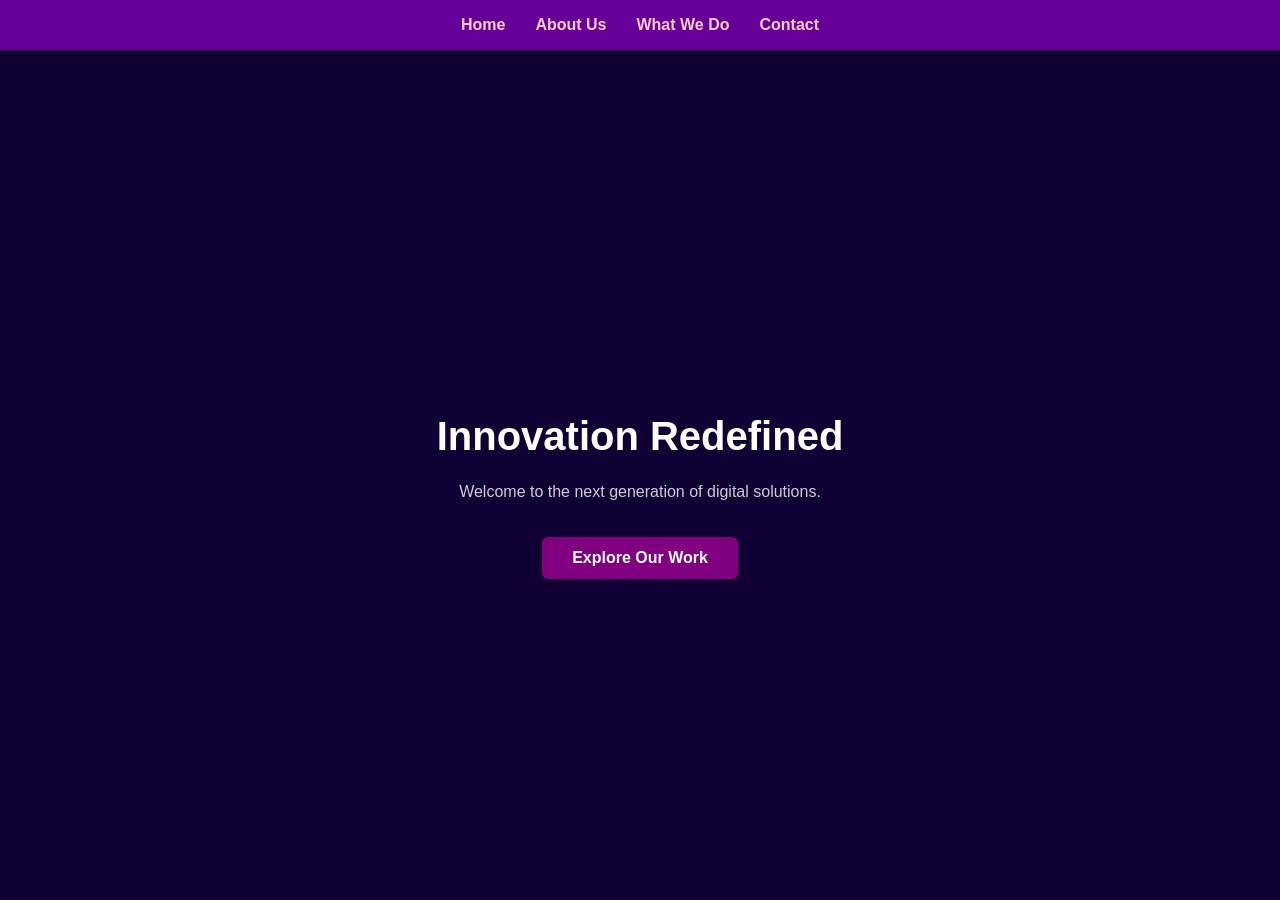
<file: index/index.html>
<!DOCTYPE html>
<html lang="en">
<head>
    <meta charset="UTF-8">
    <meta name="viewport" content="width=device-width, initial-scale=1.0">
    <title>Our Venture | Single Page</title>
    <style>
        /* --- Styles & Theme --- */
        :root {
            --primary: #2563eb;
            --dark: #1e293b;
            --light: #f8fafc;
            --accent: #0ea5e9;
        }

        body { 
            font-family: 'Inter', -apple-system, sans-serif; 
            margin: 0; 
            color: var(--dark);
            background-color: #9966CC;
        }

        /* Navigation */
        nav { 
            position: fixed; top: 0; width: 100%; background: #660099;
			color: #ccccff;
            box-shadow: 0 2px 10px rgba(0,0,0,0.1);
            display: flex; justify-content: center; padding: 1rem 0; z-index: 1000;
        }

        nav a { 
            color: #ffcccc; text-decoration: none; margin: 0 15px; 
            cursor: pointer; font-weight: 600; transition: 0.3s;
        }
        nav a:hover { color: #ccccff; }

        /* Page Layout */
        .page { 
            display: none; min-height: 100vh; width: 100%; 
            padding: 100px 20px 40px; box-sizing: border-box;
            flex-direction: column; align-items: center; justify-content: center;
        }

        .active { display: flex; animation: fadeIn 0.5s ease; }

        @keyframes fadeIn {
            from { opacity: 0; transform: translateY(10px); }
            to { opacity: 1; transform: translateY(0); }
        }

        /* 1. Splash Page */
        #splash { 
            background: #110033; 
            color: white; text-align: center;
        }

        /* 2. What We Do (Grid) */
        .grid {
            display: grid; grid-template-columns: repeat(auto-fit, minmax(250px, 1fr));
            gap: 20px; max-width: 1000px; margin-top: 30px;
        }
        .card {
            background: #ccddff; padding: 30px; border-radius: 12px;
            box-shadow: 0 4px 6px rgba(0,0,0,0.05); text-align: left;
        }

        /* 3. Contact Form */
        form {
            width: 100%; max-width: 500px; background: #ccddff;
            padding: 30px; border-radius: 12px; box-shadow: 0 10px 25px rgba(0,0,0,0.1);
        }
        input, textarea {
            width: 100%; padding: 12px; margin: 10px 0;
            border: 1px solid #ddd; border-radius: 6px; box-sizing: border-box;
        }

        .btn { 
            background: purple; color: white; border: none;
            padding: 12px 30px; border-radius: 6px; cursor: pointer;
            font-size: 1rem; font-weight: bold; transition: 0.3s;
        }
        .btn:hover { background: lightpurple; }

        h1 { font-size: 2.5rem; margin-bottom: 0.5rem; }
        p.subtitle {font-weight: bold; color: #440033; max-width: 600px; text-align: center; line-height: 1.6; }
    </style>
</head>
<body>

    <nav>
        <a onclick="showPage('splash')">Home</a>
        <a onclick="showPage('about')">About Us</a>
        <a onclick="showPage('services')">What We Do</a>
        <a onclick="showPage('contact')">Contact</a>
    </nav>

    <section id="splash" class="page active">
        <h1>Innovation Redefined</h1>
        <p style="opacity: 0.8;">Welcome to the next generation of digital solutions.</p>
        <button class="btn" style="margin-top:20px" onclick="showPage('services')">Explore Our Work</button>
    </section>

    <section id="about" class="page">
        <h1>About Us</h1>
        <p class="subtitle">We are a collective of thinkers and builders based in the digital cloud, dedicated to helping brands grow in the modern era.</p>
        <div style="margin-top: 20px; text-align: center; max-width: 700px;">
            <p>Founded on the principles of transparency and efficiency, we believe that great design should be accessible to everyone.</p>
        </div>
    </section>

    <section id="services" class="page">
        <h1>What We Do</h1>
        <p class="subtitle">Specialized services tailored to your unique business needs.</p>
        <div class="grid">
            <div class="card">
                <h3>Strategy</h3>
                <p>We analyze your market and help define a roadmap for sustainable growth.</p>
            </div>
            <div class="card">
                <h3>Development</h3>
                <p>From web apps to mobile experiences, we build robust, scalable products.</p>
            </div>
            <div class="card">
                <h3>Design</h3>
                <p>Creating intuitive interfaces that focus on user experience and brand identity.</p>
            </div>
        </div>
    </section>

    <section id="contact" class="page">
        <h1>Contact Us</h1>
        <p class="subtitle">Have a project in mind? Let's talk about how we can help.</p>
		<form action="mailto:yourname@example.com" method="post" enctype="text/plain">
            <input type="text" id="name" name="name" placeholder="Your Name" required>
            <input type="email" placeholder="Your Email" required>
            <textarea rows="5" id="message" name="message" placeholder="Tell us about your project..." required></textarea>
            <button type="submit" class="btn">Send Message</button>
        </form>

    </section>

    <script>
        function showPage(pageId) {
            // Update Visibility
            const pages = document.querySelectorAll('.page');
            pages.forEach(page => page.classList.remove('active'));
            document.getElementById(pageId).classList.add('active');
            
            // Update URL so users can bookmark/refresh
            window.history.pushState(null, null, `#${pageId}`);
        }

        // Handle direct links (e.g., yoursite.com/#contact)
        window.addEventListener('load', () => {
            const hash = window.location.hash.replace('#', '');
            if (hash) showPage(hash);
        });

        // Handle back/forward browser buttons
        window.onpopstate = () => {
            const hash = window.location.hash.replace('#', '') || 'splash';
            showPage(hash);
        };
    </script>

</body>
</html>
</file>
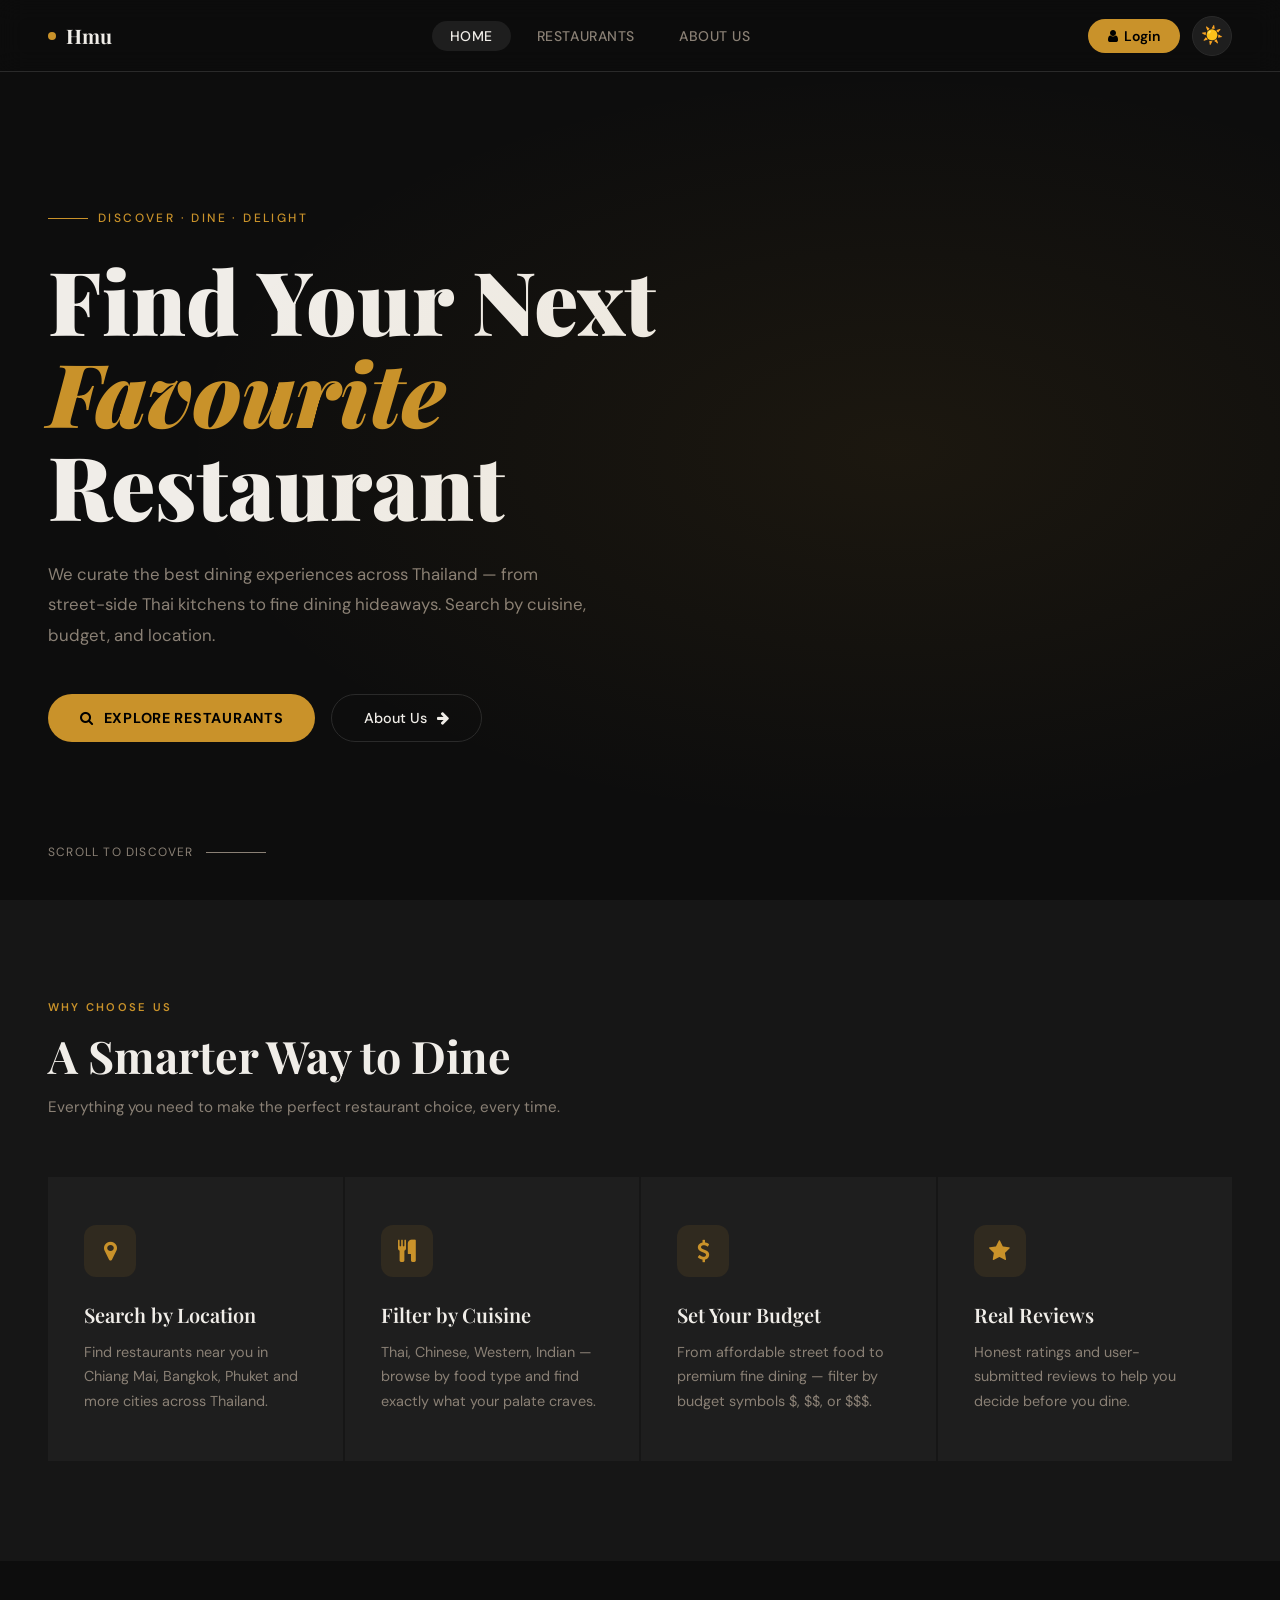
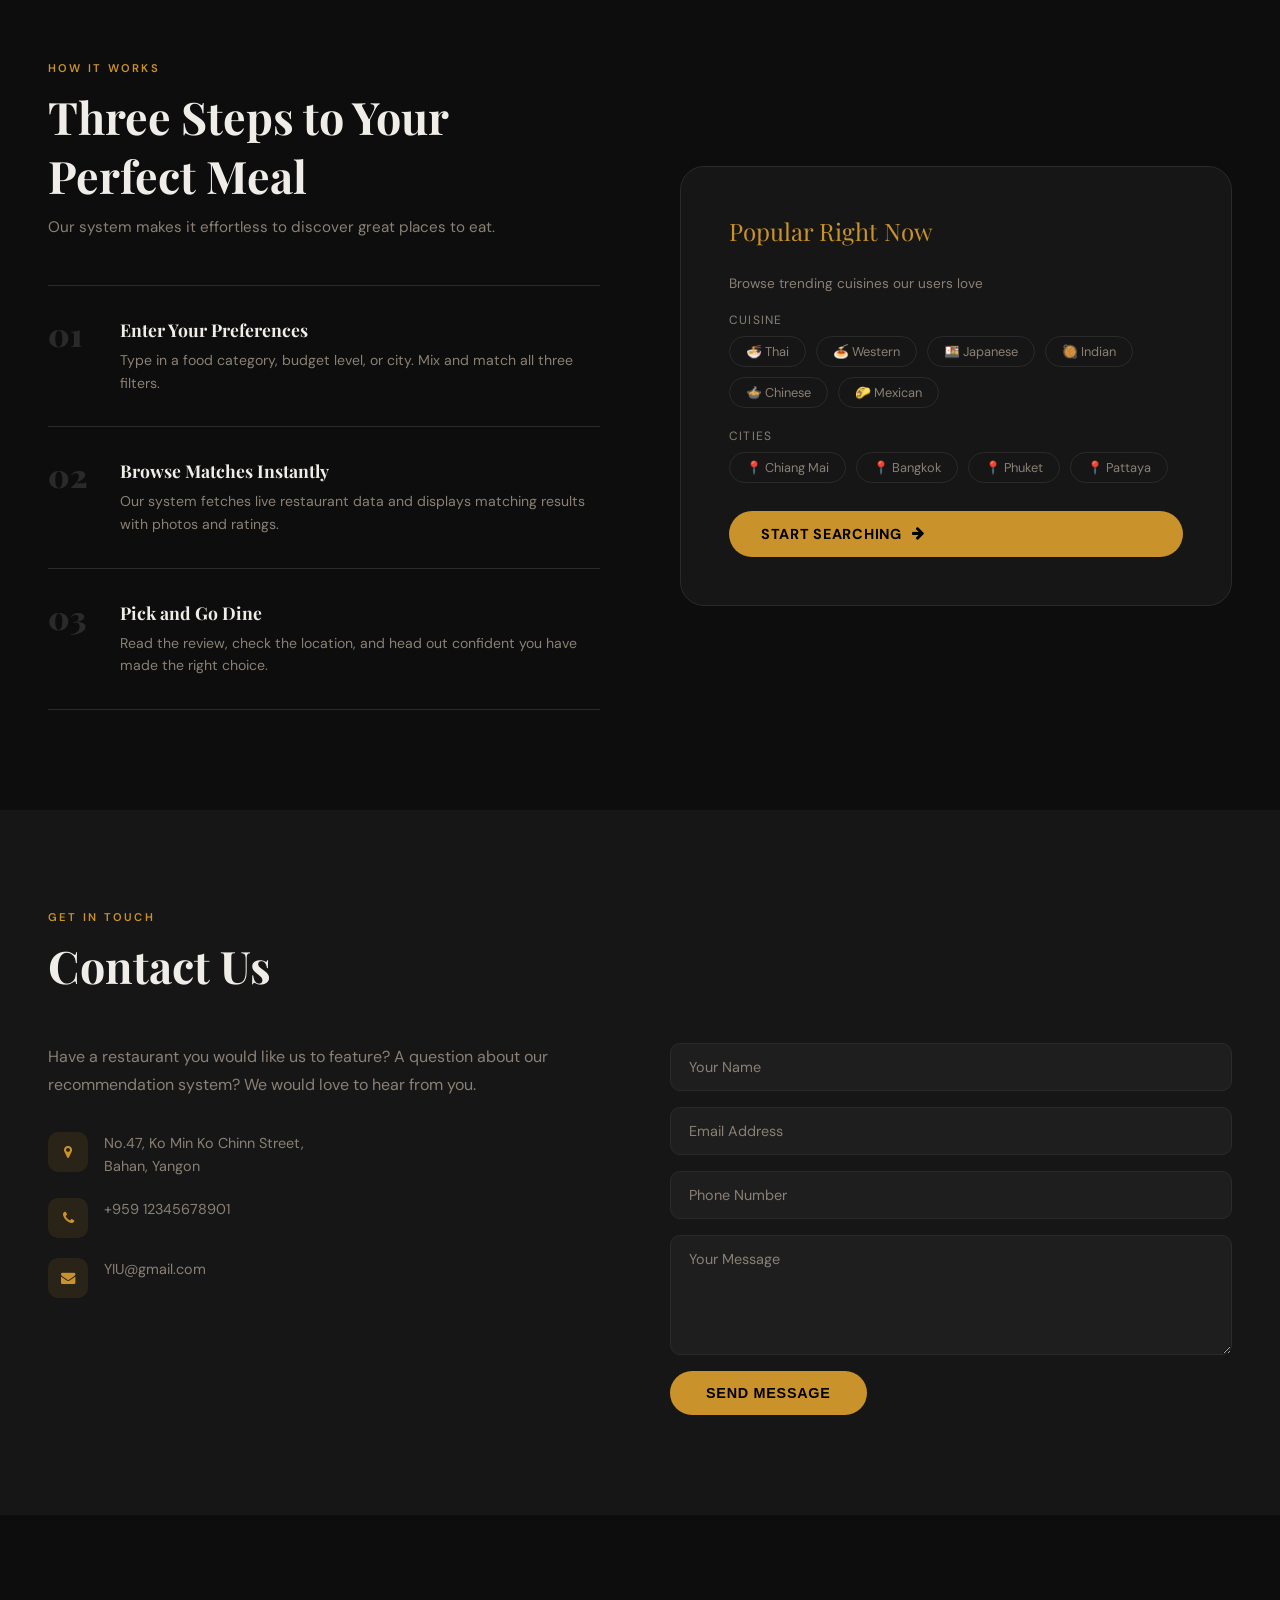
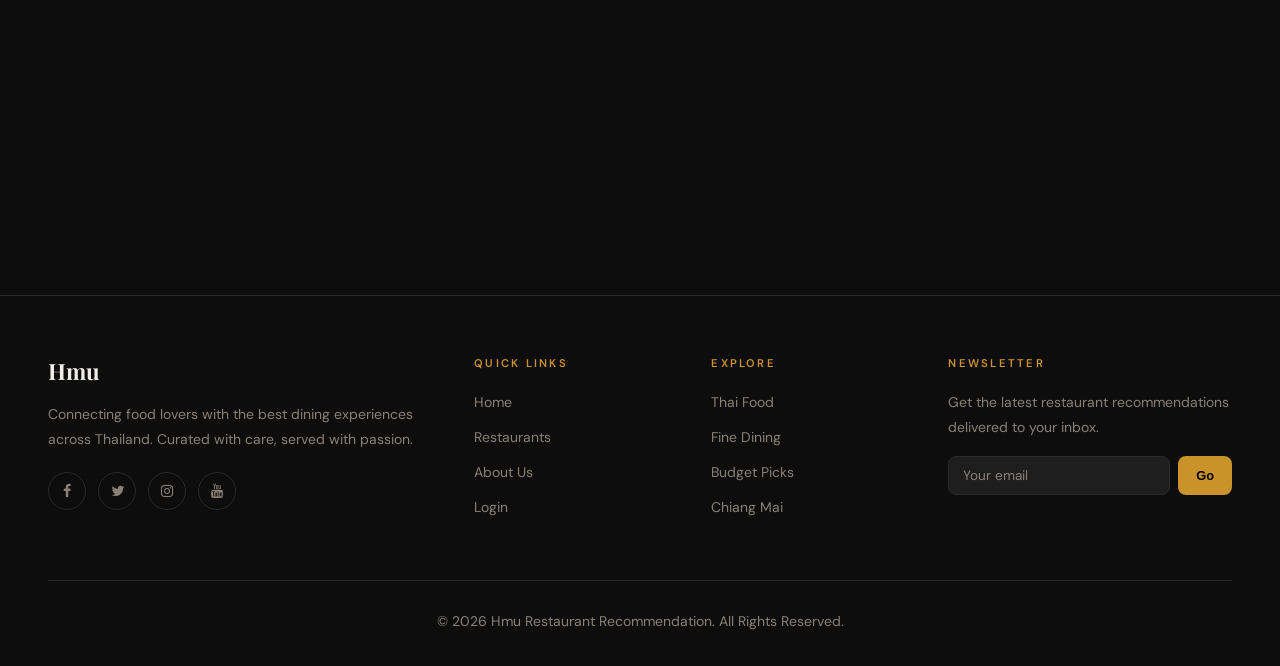
<file: restaurnats/restaurant_final/restaurants/index.html>
<!DOCTYPE html>
<html lang="en" data-theme="dark">
<head>
  <meta charset="utf-8" />
  <meta http-equiv="X-UA-Compatible" content="IE=edge" />
  <meta name="viewport" content="width=device-width, initial-scale=1, shrink-to-fit=no" />
  <title>Restaurant Recommendation System</title>
  <link rel="stylesheet" href="https://cdnjs.cloudflare.com/ajax/libs/font-awesome/4.7.0/css/font-awesome.min.css" />
  <link href="https://fonts.googleapis.com/css2?family=Playfair+Display:wght@400;600;700;900&family=DM+Sans:wght@300;400;500&display=swap" rel="stylesheet" />
  <script>(function(){var t=localStorage.getItem("darling-theme")||"dark";document.documentElement.setAttribute("data-theme",t);})()</script>
  <style>
    *,*::before,*::after{box-sizing:border-box;margin:0;padding:0}
    :root{--bg:#0d0d0d;--surface:#161616;--surface2:#1e1e1e;--border:#2a2a2a;--accent:#c9922a;--accent2:#e8b84b;--text:#f0ede8;--muted:#8a8075;--nav-h:72px;}
    [data-theme="light"]{--bg:#faf8f4;--surface:#ffffff;--surface2:#f2ede6;--border:#e0d8cc;--accent:#b07d1e;--accent2:#c9922a;--text:#1a1208;--muted:#7a6a55;}
    [data-theme="light"] nav{background:rgba(250,248,244,0.95)!important;}
    [data-theme="light"] .btn-login,[data-theme="light"] .btn-primary-gold,[data-theme="light"] .contact-form button,[data-theme="light"] .newsletter-form button{color:#fff!important;}
    html{scroll-behavior:smooth}
    body{font-family:"DM Sans",sans-serif;background:var(--bg);color:var(--text);overflow-x:hidden;transition:background .3s,color .3s}
    a{text-decoration:none;color:inherit}
    .theme-toggle{width:40px;height:40px;border-radius:50%;border:1px solid var(--border);background:var(--surface2);color:var(--text);display:flex;align-items:center;justify-content:center;cursor:pointer;font-size:1.1rem;transition:border-color .2s,transform .35s,background .3s;flex-shrink:0}
    .theme-toggle:hover{border-color:var(--accent);transform:rotate(25deg)}
    nav{position:fixed;top:0;left:0;right:0;z-index:1000;height:var(--nav-h);display:flex;align-items:center;justify-content:space-between;padding:0 48px;background:rgba(13,13,13,0.92);backdrop-filter:blur(12px);border-bottom:1px solid var(--border);transition:background .3s,border-color .3s}
    .nav-brand{font-family:"Playfair Display",serif;font-size:1.25rem;font-weight:700;display:flex;align-items:center;gap:10px}
    .nav-brand .dot{width:8px;height:8px;border-radius:50%;background:var(--accent);display:inline-block;animation:pulse 2s infinite}
    @keyframes pulse{0%,100%{opacity:1;transform:scale(1)}50%{opacity:.5;transform:scale(1.3)}}
    .nav-links{display:flex;align-items:center;gap:8px;list-style:none}
    .nav-links a{padding:6px 18px;border-radius:30px;font-size:.875rem;font-weight:500;letter-spacing:.04em;text-transform:uppercase;transition:background .2s,color .2s;color:var(--muted)}
    .nav-links a:hover,.nav-links a.active{background:var(--surface2);color:var(--text)}
    .nav-actions{display:flex;align-items:center;gap:12px}
    .btn-login{background:var(--accent);color:#000!important;padding:8px 20px;border-radius:30px;font-weight:600;font-size:.875rem;display:flex;align-items:center;gap:6px;transition:background .2s}
    .btn-login:hover{background:var(--accent2)}
    .hero{min-height:100vh;display:flex;flex-direction:column;justify-content:center;padding:calc(var(--nav-h) + 60px) 48px 80px;position:relative;overflow:hidden}
    .hero::before{content:"";position:absolute;inset:0;background:radial-gradient(ellipse 80% 60% at 70% 50%,rgba(201,146,42,.08) 0%,transparent 70%);pointer-events:none}
    .hero-tag{font-size:.75rem;letter-spacing:.2em;text-transform:uppercase;color:var(--accent);font-weight:500;display:flex;align-items:center;gap:10px;margin-bottom:28px}
    .hero-tag::before{content:"";width:40px;height:1px;background:var(--accent)}
    .hero h1{font-family:"Playfair Display",serif;font-size:clamp(3rem,7vw,5.5rem);font-weight:900;line-height:1.05;max-width:700px;margin-bottom:28px}
    .hero h1 em{font-style:italic;color:var(--accent)}
    .hero p{color:var(--muted);font-size:1.05rem;line-height:1.8;max-width:540px;margin-bottom:44px}
    .hero-btns{display:flex;gap:16px;flex-wrap:wrap}
    .btn-primary-gold{display:inline-flex;align-items:center;gap:10px;background:var(--accent);color:#000;padding:14px 32px;border-radius:50px;font-weight:700;font-size:.9rem;letter-spacing:.05em;text-transform:uppercase;transition:transform .2s,background .2s}
    .btn-primary-gold:hover{background:var(--accent2);transform:translateY(-2px)}
    .btn-outline-gold{display:inline-flex;align-items:center;gap:10px;border:1px solid var(--border);color:var(--text);padding:14px 32px;border-radius:50px;font-weight:500;font-size:.9rem;transition:border-color .2s,color .2s,transform .2s}
    .btn-outline-gold:hover{border-color:var(--accent);color:var(--accent);transform:translateY(-2px)}
    .hero-scroll{position:absolute;bottom:40px;left:48px;display:flex;align-items:center;gap:12px;color:var(--muted);font-size:.75rem;letter-spacing:.1em;text-transform:uppercase}
    .hero-scroll::after{content:"";display:block;width:60px;height:1px;background:var(--muted);animation:scroll-line 2s infinite}
    @keyframes scroll-line{0%,100%{transform:scaleX(1);opacity:1}50%{transform:scaleX(.5);opacity:.4}}
    .section-label{font-size:.7rem;letter-spacing:.2em;text-transform:uppercase;color:var(--accent);font-weight:600;margin-bottom:12px}
    .section-title{font-family:"Playfair Display",serif;font-size:clamp(1.8rem,4vw,2.8rem);font-weight:700;margin-bottom:12px}
    .section-sub{color:var(--muted);font-size:.95rem;margin-bottom:48px}
    .features{padding:100px 48px;background:var(--surface);transition:background .3s}
    .features-grid{display:grid;grid-template-columns:repeat(auto-fit,minmax(240px,1fr));gap:2px;margin-top:60px}
    .feature-card{padding:48px 36px;background:var(--surface2);transition:background .3s;position:relative;overflow:hidden}
    .feature-card::before{content:"";position:absolute;bottom:0;left:0;width:0;height:2px;background:var(--accent);transition:width .4s}
    .feature-card:hover::before{width:100%}
    .feature-icon{width:52px;height:52px;background:rgba(201,146,42,.1);border-radius:12px;display:flex;align-items:center;justify-content:center;font-size:1.4rem;color:var(--accent);margin-bottom:24px}
    .feature-card h3{font-family:"Playfair Display",serif;font-size:1.25rem;font-weight:600;margin-bottom:12px}
    .feature-card p{color:var(--muted);font-size:.9rem;line-height:1.7}
    .how{padding:100px 48px}
    .how-inner{display:grid;grid-template-columns:1fr 1fr;gap:80px;align-items:center}
    .how-steps{display:flex;flex-direction:column}
    .step{display:flex;gap:28px;padding:32px 0;border-bottom:1px solid var(--border);transition:padding-left .3s;cursor:default}
    .step:first-child{border-top:1px solid var(--border)}
    .step:hover{padding-left:12px}
    .step-num{font-family:"Playfair Display",serif;font-size:2rem;font-weight:900;color:var(--border);line-height:1;min-width:44px;transition:color .3s}
    .step:hover .step-num{color:var(--accent)}
    .step-content h4{font-family:"Playfair Display",serif;font-size:1.1rem;margin-bottom:8px}
    .step-content p{color:var(--muted);font-size:.88rem;line-height:1.6}
    .how-visual{background:var(--surface);border-radius:24px;padding:48px;border:1px solid var(--border);display:flex;flex-direction:column;gap:20px;transition:background .3s,border-color .3s}
    .how-visual-title{font-family:"Playfair Display",serif;font-size:1.5rem;margin-bottom:8px;color:var(--accent)}
    .tag-group{display:flex;flex-wrap:wrap;gap:10px;margin-top:8px}
    .tag{padding:6px 16px;border-radius:20px;border:1px solid var(--border);font-size:.8rem;color:var(--muted);transition:border-color .2s,color .2s;cursor:pointer}
    .tag:hover{border-color:var(--accent);color:var(--accent)}
    .contact{padding:100px 48px;background:var(--surface);transition:background .3s}
    .contact-grid{display:grid;grid-template-columns:1fr 1fr;gap:60px;align-items:start}
    .contact-info p{color:var(--muted);line-height:1.8;margin-bottom:32px}
    .contact-detail{display:flex;align-items:flex-start;gap:16px;margin-bottom:20px}
    .contact-detail .icon{width:40px;height:40px;border-radius:10px;background:rgba(201,146,42,.1);display:flex;align-items:center;justify-content:center;color:var(--accent);font-size:.9rem;flex-shrink:0}
    .contact-detail span{color:var(--muted);font-size:.9rem;line-height:1.6}
    .contact-form{display:flex;flex-direction:column;gap:16px}
    .contact-form input,.contact-form textarea{background:var(--surface2);border:1px solid var(--border);border-radius:10px;padding:14px 18px;color:var(--text);font-family:inherit;font-size:.9rem;outline:none;transition:border-color .2s,background .3s;width:100%}
    .contact-form input::placeholder,.contact-form textarea::placeholder{color:var(--muted)}
    .contact-form input:focus,.contact-form textarea:focus{border-color:var(--accent)}
    .contact-form textarea{resize:vertical;min-height:120px}
    .contact-form button{background:var(--accent);color:#000;border:none;padding:14px 36px;border-radius:50px;font-weight:700;font-size:.9rem;letter-spacing:.05em;text-transform:uppercase;cursor:pointer;align-self:flex-start;transition:background .2s,transform .2s}
    .contact-form button:hover{background:var(--accent2);transform:translateY(-2px)}
    .map-section{height:380px}
    .map-section iframe{width:100%;height:100%;border:0;display:block}
    footer{background:var(--bg);border-top:1px solid var(--border);padding:60px 48px 32px;transition:background .3s,border-color .3s}
    .footer-grid{display:grid;grid-template-columns:2fr 1fr 1fr 1.5fr;gap:48px;margin-bottom:60px}
    .footer-brand{font-family:"Playfair Display",serif;font-size:1.4rem;font-weight:700;margin-bottom:16px}
    footer p,footer a{color:var(--muted);font-size:.875rem;line-height:1.8}
    footer a:hover{color:var(--accent)}
    .footer-heading{font-size:.7rem;letter-spacing:.2em;text-transform:uppercase;color:var(--accent);font-weight:600;margin-bottom:20px}
    .footer-links{list-style:none;display:flex;flex-direction:column;gap:10px}
    .social-links{display:flex;gap:12px;margin-top:20px}
    .social-links a{width:38px;height:38px;border-radius:50%;border:1px solid var(--border);display:flex;align-items:center;justify-content:center;color:var(--muted);font-size:.9rem;transition:border-color .2s,color .2s}
    .social-links a:hover{border-color:var(--accent);color:var(--accent)}
    .footer-bottom{border-top:1px solid var(--border);padding-top:28px;text-align:center;color:var(--muted);font-size:.8rem}
    .newsletter-form{display:flex;gap:8px;margin-top:16px}
    .newsletter-form input{flex:1;background:var(--surface2);border:1px solid var(--border);border-radius:8px;padding:10px 14px;color:var(--text);font-family:inherit;font-size:.85rem;outline:none;transition:border-color .2s}
    .newsletter-form input:focus{border-color:var(--accent)}
    .newsletter-form input::placeholder{color:var(--muted)}
    .newsletter-form button{background:var(--accent);color:#000;border:none;padding:10px 18px;border-radius:8px;font-weight:700;font-size:.8rem;cursor:pointer;white-space:nowrap;transition:background .2s}
    .newsletter-form button:hover{background:var(--accent2)}
    @media(max-width:900px){nav{padding:0 24px}.hero{padding:calc(var(--nav-h)+40px) 24px 80px}.features,.how,.contact{padding:70px 24px}footer{padding:48px 24px 24px}.how-inner,.contact-grid{grid-template-columns:1fr;gap:40px}.footer-grid{grid-template-columns:1fr 1fr;gap:32px}.nav-links{display:none}}
  </style>
</head>
<body>
<nav>
  <a class="nav-brand" href="index.html"><span class="dot"></span> Hmu</a>
  <ul class="nav-links">
    <li><a href="index.html" class="active">Home</a></li>
    <li><a href="shop.html">Restaurants</a></li>
    <li><a href="why.html">About Us</a></li>
  </ul>
  <div class="nav-actions">
    <a href="Login.html" class="btn-login"><i class="fa fa-user"></i> Login</a>
    <button class="theme-toggle" id="theme-btn" onclick="toggleTheme()" title="Toggle light/dark mode">☀️</button>
  </div>
</nav>

<section class="hero">
  <div class="hero-tag">Discover · Dine · Delight</div>
  <h1>Find Your Next<br><em>Favourite</em> Restaurant</h1>
  <p>We curate the best dining experiences across Thailand — from street-side Thai kitchens to fine dining hideaways. Search by cuisine, budget, and location.</p>
  <div class="hero-btns">
    <a href="shop.html" class="btn-primary-gold"><i class="fa fa-search"></i> Explore Restaurants</a>
    <a href="why.html" class="btn-outline-gold">About Us <i class="fa fa-arrow-right"></i></a>
  </div>
  <div class="hero-scroll">Scroll to discover</div>
</section>

<section class="features">
  <div class="section-label">Why Choose Us</div>
  <h2 class="section-title">A Smarter Way to Dine</h2>
  <p class="section-sub">Everything you need to make the perfect restaurant choice, every time.</p>
  <div class="features-grid">
    <div class="feature-card"><div class="feature-icon"><i class="fa fa-map-marker"></i></div><h3>Search by Location</h3><p>Find restaurants near you in Chiang Mai, Bangkok, Phuket and more cities across Thailand.</p></div>
    <div class="feature-card"><div class="feature-icon"><i class="fa fa-cutlery"></i></div><h3>Filter by Cuisine</h3><p>Thai, Chinese, Western, Indian — browse by food type and find exactly what your palate craves.</p></div>
    <div class="feature-card"><div class="feature-icon"><i class="fa fa-dollar"></i></div><h3>Set Your Budget</h3><p>From affordable street food to premium fine dining — filter by budget symbols $, $$, or $$$.</p></div>
    <div class="feature-card"><div class="feature-icon"><i class="fa fa-star"></i></div><h3>Real Reviews</h3><p>Honest ratings and user-submitted reviews to help you decide before you dine.</p></div>
  </div>
</section>

<section class="how">
  <div class="how-inner">
    <div>
      <div class="section-label">How It Works</div>
      <h2 class="section-title">Three Steps to Your<br>Perfect Meal</h2>
      <p class="section-sub">Our system makes it effortless to discover great places to eat.</p>
      <div class="how-steps">
        <div class="step"><div class="step-num">01</div><div class="step-content"><h4>Enter Your Preferences</h4><p>Type in a food category, budget level, or city. Mix and match all three filters.</p></div></div>
        <div class="step"><div class="step-num">02</div><div class="step-content"><h4>Browse Matches Instantly</h4><p>Our system fetches live restaurant data and displays matching results with photos and ratings.</p></div></div>
        <div class="step"><div class="step-num">03</div><div class="step-content"><h4>Pick and Go Dine</h4><p>Read the review, check the location, and head out confident you have made the right choice.</p></div></div>
      </div>
    </div>
    <div class="how-visual">
      <div class="how-visual-title">Popular Right Now</div>
      <p style="color:var(--muted);font-size:.85rem">Browse trending cuisines our users love</p>
      <div>
        <p style="font-size:.75rem;letter-spacing:.1em;text-transform:uppercase;color:var(--muted);margin-bottom:8px">Cuisine</p>
        <div class="tag-group"><span class="tag">🍜 Thai</span><span class="tag">🍝 Western</span><span class="tag">🍱 Japanese</span><span class="tag">🥘 Indian</span><span class="tag">🍲 Chinese</span><span class="tag">🌮 Mexican</span></div>
      </div>
      <div>
        <p style="font-size:.75rem;letter-spacing:.1em;text-transform:uppercase;color:var(--muted);margin-bottom:8px">Cities</p>
        <div class="tag-group"><span class="tag">📍 Chiang Mai</span><span class="tag">📍 Bangkok</span><span class="tag">📍 Phuket</span><span class="tag">📍 Pattaya</span></div>
      </div>
      <a href="shop.html" class="btn-primary-gold" style="margin-top:8px">Start Searching <i class="fa fa-arrow-right"></i></a>
    </div>
  </div>
</section>

<section class="contact">
  <div class="section-label">Get In Touch</div>
  <h2 class="section-title" style="margin-bottom:48px">Contact Us</h2>
  <div class="contact-grid">
    <div class="contact-info">
      <p>Have a restaurant you would like us to feature? A question about our recommendation system? We would love to hear from you.</p>
      <div class="contact-detail"><div class="icon"><i class="fa fa-map-marker"></i></div><span>No.47, Ko Min Ko Chinn Street,<br>Bahan, Yangon</span></div>
      <div class="contact-detail"><div class="icon"><i class="fa fa-phone"></i></div><span>+959 12345678901</span></div>
      <div class="contact-detail"><div class="icon"><i class="fa fa-envelope"></i></div><span>YIU@gmail.com</span></div>
    </div>
    <form class="contact-form" onsubmit="return false">
      <input type="text" placeholder="Your Name" />
      <input type="email" placeholder="Email Address" />
      <input type="tel" placeholder="Phone Number" />
      <textarea placeholder="Your Message"></textarea>
      <button type="submit">Send Message</button>
    </form>
  </div>
</section>

<div class="map-section">
  <iframe src="https://www.google.com/maps/embed/v1/place?key=AIzaSyA0s1a7phLN0iaD6-UE7m4qP-z21pH0eSc&q=Eiffel+Tower+Paris+France" allowfullscreen></iframe>
</div>

<footer>
  <div class="footer-grid">
    <div>
      <div class="footer-brand">Hmu</div>
      <p>Connecting food lovers with the best dining experiences across Thailand. Curated with care, served with passion.</p>
      <div class="social-links">
        <a href="#"><i class="fa fa-facebook"></i></a>
        <a href="#"><i class="fa fa-twitter"></i></a>
        <a href="#"><i class="fa fa-instagram"></i></a>
        <a href="#"><i class="fa fa-youtube"></i></a>
      </div>
    </div>
    <div>
      <div class="footer-heading">Quick Links</div>
      <ul class="footer-links"><li><a href="index.html">Home</a></li><li><a href="shop.html">Restaurants</a></li><li><a href="why.html">About Us</a></li><li><a href="Login.html">Login</a></li></ul>
    </div>
    <div>
      <div class="footer-heading">Explore</div>
      <ul class="footer-links"><li><a href="shop.html">Thai Food</a></li><li><a href="shop.html">Fine Dining</a></li><li><a href="shop.html">Budget Picks</a></li><li><a href="shop.html">Chiang Mai</a></li></ul>
    </div>
    <div>
      <div class="footer-heading">Newsletter</div>
      <p>Get the latest restaurant recommendations delivered to your inbox.</p>
      <div class="newsletter-form"><input type="email" placeholder="Your email" /><button>Go</button></div>
    </div>
  </div>
  <div class="footer-bottom"><p>&copy; <span id="yr"></span> Hmu Restaurant Recommendation. All Rights Reserved.</p></div>
</footer>

<script>
  document.getElementById("yr").textContent = new Date().getFullYear();
  function toggleTheme() {
    var cur = document.documentElement.getAttribute("data-theme") || "dark";
    var next = cur === "dark" ? "light" : "dark";
    document.documentElement.setAttribute("data-theme", next);
    localStorage.setItem("darling-theme", next);
    document.getElementById("theme-btn").textContent = next === "dark" ? "☀️" : "🌙";
  }
  (function(){
    var t = localStorage.getItem("darling-theme") || "dark";
    document.documentElement.setAttribute("data-theme", t);
    var b = document.getElementById("theme-btn");
    if(b) b.textContent = t === "dark" ? "☀️" : "🌙";
  })();
</script>
</body>
</html>
</file>
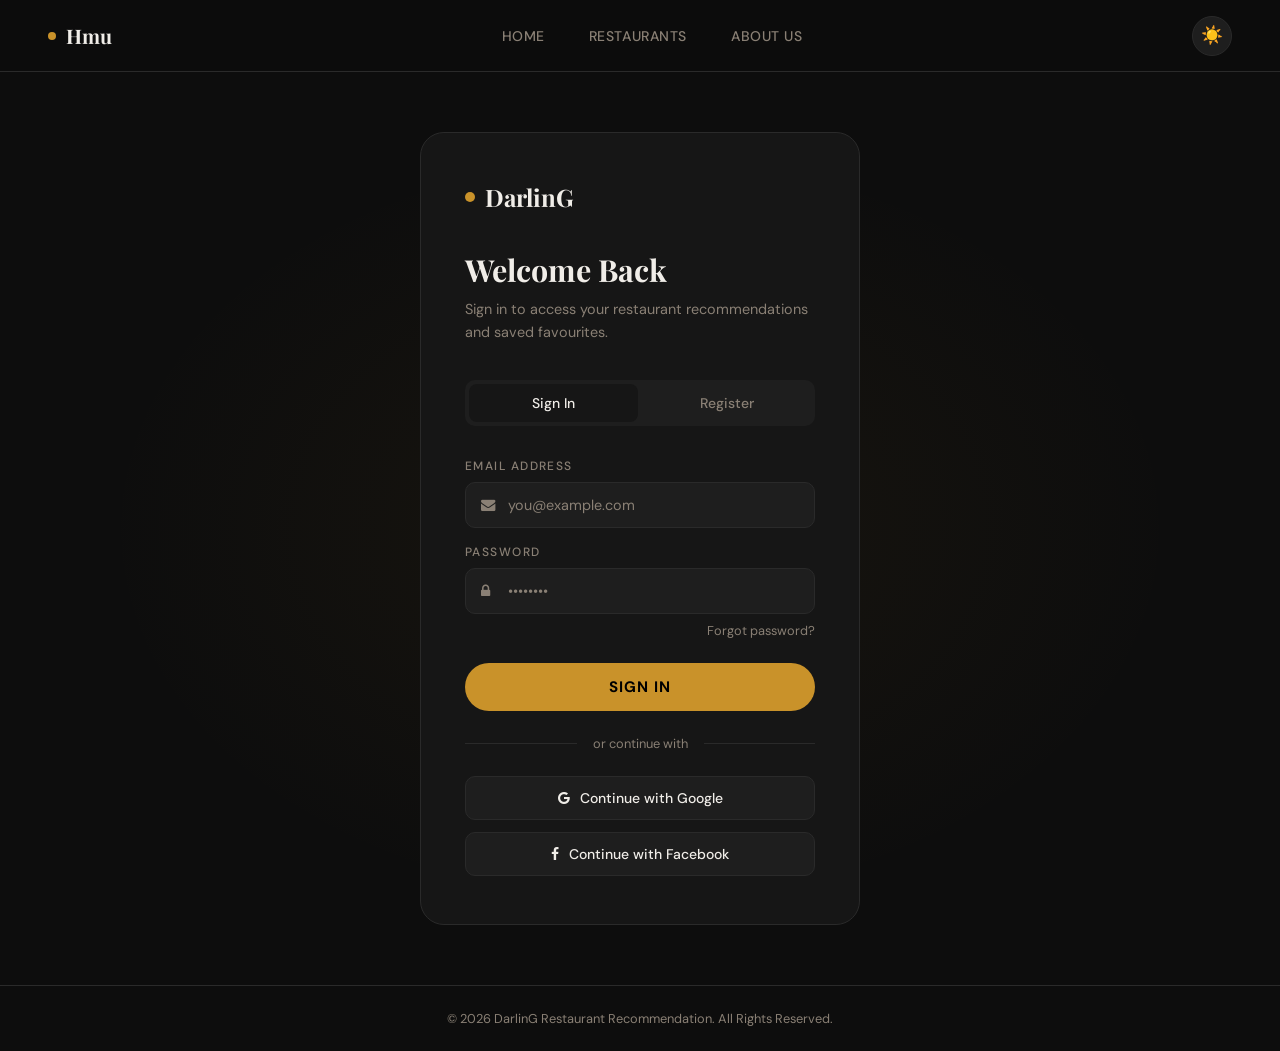
<file: restaurnats/restaurant_final/restaurants/Login.html>
<!DOCTYPE html>
<html lang="en" data-theme="dark">
<head>
  <meta charset="utf-8" /><meta http-equiv="X-UA-Compatible" content="IE=edge" />
  <meta name="viewport" content="width=device-width, initial-scale=1, shrink-to-fit=no" />
  <title>Login </title>
  <link rel="stylesheet" href="https://cdnjs.cloudflare.com/ajax/libs/font-awesome/4.7.0/css/font-awesome.min.css" />
  <link href="https://fonts.googleapis.com/css2?family=Playfair+Display:wght@400;700;900&family=DM+Sans:wght@300;400;500&display=swap" rel="stylesheet" />
  <script>(function(){var t=localStorage.getItem("darling-theme")||"dark";document.documentElement.setAttribute("data-theme",t);})()</script>
  <style>
    *,*::before,*::after{box-sizing:border-box;margin:0;padding:0}
    
    :root{--bg:#0d0d0d;--surface:#161616;--surface2:#1e1e1e;--border:#2a2a2a;--accent:#c9922a;--accent2:#e8b84b;--text:#f0ede8;--muted:#8a8075;--nav-h:72px;}
    [data-theme="light"]{--bg:#faf8f4;--surface:#ffffff;--surface2:#f2ede6;--border:#e0d8cc;--accent:#b07d1e;--accent2:#c9922a;--text:#1a1208;--muted:#7a6a55;}
    [data-theme="light"] nav{background:rgba(250,248,244,0.95)!important;}
    [data-theme="light"] .btn-login,[data-theme="light"] .btn-primary-gold,[data-theme="light"] .btn-submit{color:#fff!important;}
    .theme-toggle{width:40px;height:40px;border-radius:50%;border:1px solid var(--border);background:var(--surface2);color:var(--text);display:flex;align-items:center;justify-content:center;cursor:pointer;font-size:1.1rem;transition:border-color .2s,transform .35s,background .3s;flex-shrink:0}
    .theme-toggle:hover{border-color:var(--accent);transform:rotate(25deg)}
    body{font-family:"DM Sans",sans-serif;background:var(--bg);color:var(--text);min-height:100vh;display:flex;flex-direction:column;transition:background .3s,color .3s}
    a{text-decoration:none;color:inherit}
    nav{height:var(--nav-h);display:flex;align-items:center;justify-content:space-between;padding:0 48px;border-bottom:1px solid var(--border);background:rgba(13,13,13,0.95);backdrop-filter:blur(12px);transition:background .3s,border-color .3s}
    .nav-brand{font-family:"Playfair Display",serif;font-size:1.25rem;font-weight:700;display:flex;align-items:center;gap:10px}
    .nav-brand .dot{width:8px;height:8px;border-radius:50%;background:var(--accent);display:inline-block}
    .nav-links{display:flex;align-items:center;gap:8px;list-style:none}
    .nav-links a{padding:6px 18px;border-radius:30px;font-size:.875rem;font-weight:500;letter-spacing:.04em;text-transform:uppercase;transition:background .2s,color .2s;color:var(--muted)}
    .nav-links a:hover{background:var(--surface2);color:var(--text)}
    .nav-actions{display:flex;align-items:center;gap:12px}
    main{flex:1;display:flex;align-items:center;justify-content:center;padding:60px 24px;position:relative;overflow:hidden}
    main::before{content:"";position:absolute;inset:0;background:radial-gradient(ellipse 60% 60% at 50% 50%,rgba(201,146,42,.06) 0%,transparent 70%);pointer-events:none}
    .login-wrap{width:100%;max-width:440px;position:relative}
    .login-card{background:var(--surface);border:1px solid var(--border);border-radius:24px;padding:48px 44px;transition:background .3s,border-color .3s}
    .login-logo{font-family:"Playfair Display",serif;font-size:1.5rem;font-weight:700;display:flex;align-items:center;gap:10px;margin-bottom:36px}
    .login-logo .dot{width:10px;height:10px;border-radius:50%;background:var(--accent)}
    .login-card h1{font-family:"Playfair Display",serif;font-size:1.9rem;font-weight:700;margin-bottom:8px}
    .login-card .subtitle{color:var(--muted);font-size:.9rem;margin-bottom:36px;line-height:1.6}
    .tabs{display:flex;gap:4px;background:var(--surface2);border-radius:10px;padding:4px;margin-bottom:32px}
    .tab-btn{flex:1;padding:10px;background:transparent;border:none;border-radius:8px;color:var(--muted);font-family:inherit;font-size:.875rem;font-weight:500;cursor:pointer;transition:background .2s,color .2s}
    .tab-btn.active{background:var(--surface);color:var(--text)}
    .form-panel{display:none}
    .form-panel.active{display:flex;flex-direction:column;gap:16px}
    .field-group{display:flex;flex-direction:column;gap:8px}
    .field-group label{font-size:.75rem;letter-spacing:.12em;text-transform:uppercase;color:var(--muted);font-weight:500}
    .input-wrap{position:relative}
    .input-wrap .fa{position:absolute;left:16px;top:50%;transform:translateY(-50%);color:var(--muted);font-size:.9rem;pointer-events:none}
    .input-wrap input{width:100%;background:var(--surface2);border:1px solid var(--border);border-radius:10px;padding:13px 16px 13px 42px;color:var(--text);font-family:inherit;font-size:.9rem;outline:none;transition:border-color .2s,background .3s}
    .input-wrap input::placeholder{color:var(--muted)}
    .input-wrap input:focus{border-color:var(--accent)}
    .forgot{text-align:right;font-size:.8rem;color:var(--muted);margin-top:-8px;display:block}
    .forgot:hover{color:var(--accent)}
    .btn-submit{width:100%;background:var(--accent);color:#000;border:none;padding:14px;border-radius:50px;font-weight:700;font-size:.95rem;letter-spacing:.06em;text-transform:uppercase;cursor:pointer;margin-top:8px;transition:background .2s,transform .2s;font-family:inherit}
    .btn-submit:hover{background:var(--accent2);transform:translateY(-2px)}
    [data-theme="light"] .btn-submit{color:#fff}
    .divider{display:flex;align-items:center;gap:16px;margin:8px 0;color:var(--muted);font-size:.8rem}
    .divider::before,.divider::after{content:"";flex:1;height:1px;background:var(--border)}
    .social-btns{display:flex;flex-direction:column;gap:12px}
    .btn-social{display:flex;align-items:center;justify-content:center;gap:10px;background:var(--surface2);border:1px solid var(--border);border-radius:10px;padding:12px;color:var(--text);font-family:inherit;font-size:.875rem;font-weight:500;cursor:pointer;transition:border-color .2s,background .3s}
    .btn-social:hover{border-color:var(--accent);background:var(--surface)}
    .terms{font-size:.78rem;color:var(--muted);text-align:center;line-height:1.6}
    .terms a{color:var(--accent)}
    footer{border-top:1px solid var(--border);padding:24px 48px;display:flex;align-items:center;justify-content:center;transition:border-color .3s}
    footer p{color:var(--muted);font-size:.8rem}
    @media(max-width:600px){nav{padding:0 20px}footer{padding:20px}.login-card{padding:36px 28px}.nav-links{display:none}}
  </style>
</head>
<body>
<nav>
  <a class="nav-brand" href="index.html"><span class="dot"></span> Hmu</a>
  <ul class="nav-links">
    <li><a href="index.html">Home</a></li>
    <li><a href="shop.html">Restaurants</a></li>
    <li><a href="why.html">About Us</a></li>
  </ul>
  <div class="nav-actions">
    <button class="theme-toggle" id="theme-btn" onclick="toggleTheme()" title="Toggle light/dark mode">☀️</button>
  </div>
</nav>

<main>
  <div class="login-wrap">
    <div class="login-card">
      <div class="login-logo"><span class="dot"></span> DarlinG</div>
      <h1>Welcome Back</h1>
      <p class="subtitle">Sign in to access your restaurant recommendations and saved favourites.</p>
      <div class="tabs">
        <button class="tab-btn active" onclick="switchTab('login',this)">Sign In</button>
        <button class="tab-btn" onclick="switchTab('register',this)">Register</button>
      </div>
      <div class="form-panel active" id="panel-login">
        <div class="field-group"><label>Email Address</label><div class="input-wrap"><i class="fa fa-envelope"></i><input type="email" placeholder="you@example.com" /></div></div>
        <div class="field-group"><label>Password</label><div class="input-wrap"><i class="fa fa-lock"></i><input type="password" placeholder="••••••••" /></div></div>
        <a href="#" class="forgot">Forgot password?</a>
        <button class="btn-submit" onclick="handleLogin()">Sign In</button>
        <div class="divider">or continue with</div>
        <div class="social-btns">
          <button class="btn-social"><i class="fa fa-google"></i> Continue with Google</button>
          <button class="btn-social"><i class="fa fa-facebook"></i> Continue with Facebook</button>
        </div>
      </div>
      <div class="form-panel" id="panel-register">
        <div class="field-group"><label>Full Name</label><div class="input-wrap"><i class="fa fa-user"></i><input type="text" placeholder="Your name" /></div></div>
        <div class="field-group"><label>Email Address</label><div class="input-wrap"><i class="fa fa-envelope"></i><input type="email" placeholder="you@example.com" /></div></div>
        <div class="field-group"><label>Password</label><div class="input-wrap"><i class="fa fa-lock"></i><input type="password" placeholder="Create a strong password" /></div></div>
        <button class="btn-submit" onclick="handleRegister()">Create Account</button>
        <p class="terms">By registering you agree to our <a href="#">Terms of Service</a> and <a href="#">Privacy Policy</a>.</p>
      </div>
    </div>
  </div>
</main>

<footer><p>&copy; <span id="yr"></span> DarlinG Restaurant Recommendation. All Rights Reserved.</p></footer>

<script>
  document.getElementById("yr").textContent = new Date().getFullYear();
  function switchTab(tab,btn){
    document.querySelectorAll(".tab-btn").forEach(function(b){b.classList.remove("active")});
    document.querySelectorAll(".form-panel").forEach(function(p){p.classList.remove("active")});
    btn.classList.add("active");
    document.getElementById("panel-"+tab).classList.add("active");
  }
  function handleLogin(){ alert("Login — connect to your PHP backend."); }
  function handleRegister(){ alert("Register — connect to your PHP backend."); }
  
  function toggleTheme(){var cur=document.documentElement.getAttribute("data-theme")||"dark";var next=cur==="dark"?"light":"dark";document.documentElement.setAttribute("data-theme",next);localStorage.setItem("darling-theme",next);document.getElementById("theme-btn").textContent=next==="dark"?"☀️":"🌙";}
  (function(){var t=localStorage.getItem("darling-theme")||"dark";document.documentElement.setAttribute("data-theme",t);var b=document.getElementById("theme-btn");if(b)b.textContent=t==="dark"?"☀️":"🌙";})();
</script>
</body>
</html>
</file>
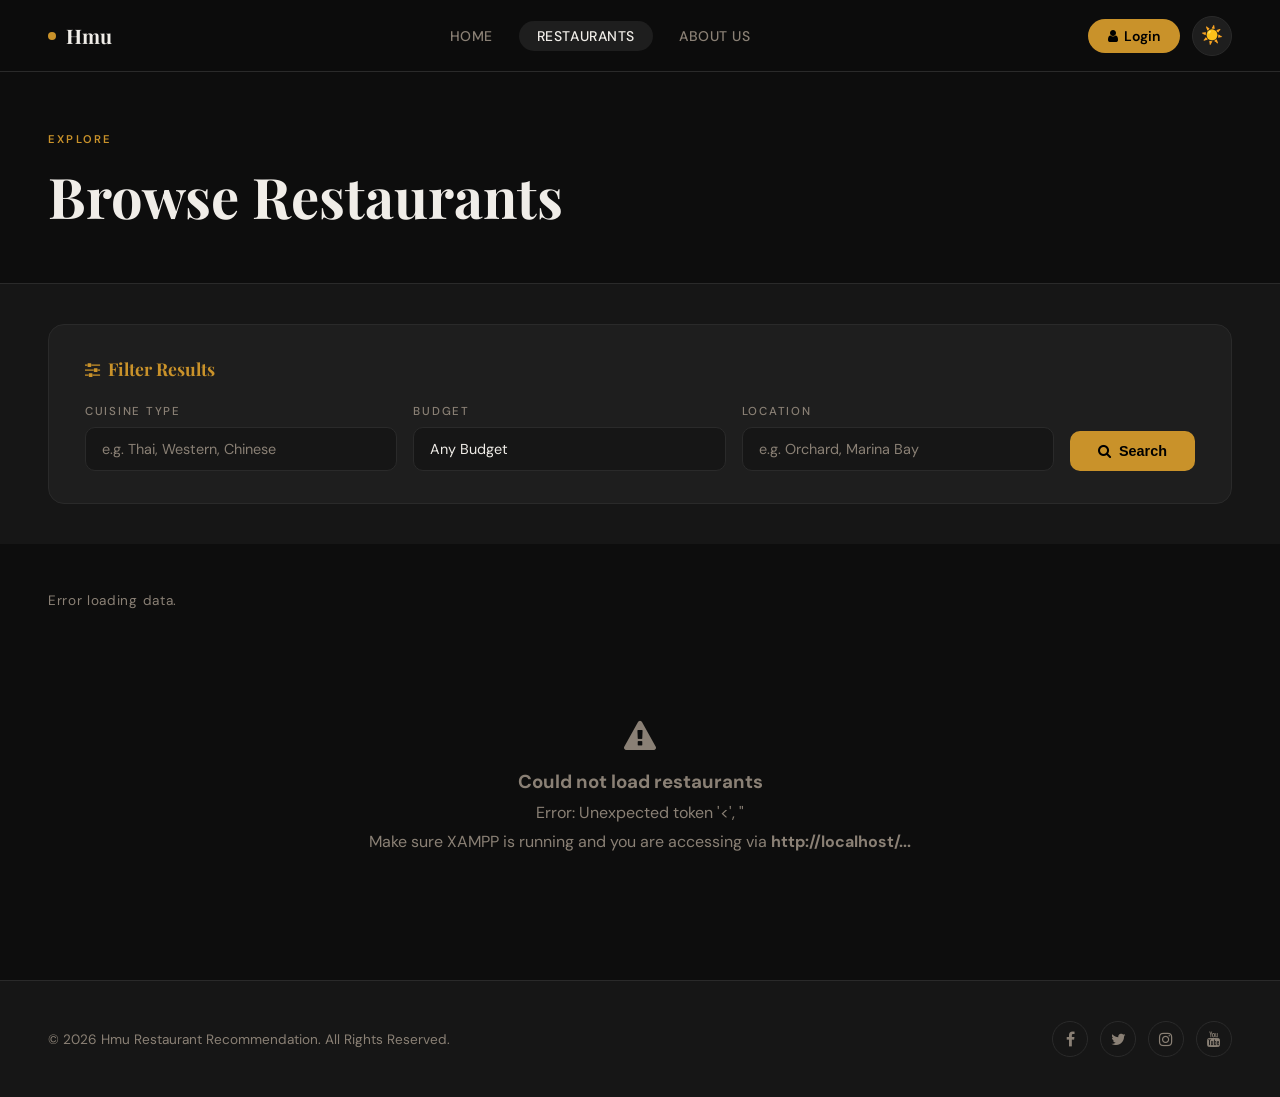
<file: restaurnats/restaurant_final/restaurants/shop.html>
<!DOCTYPE html>
<html lang="en" data-theme="dark">
<head>
  <meta charset="utf-8" />
  <meta http-equiv="X-UA-Compatible" content="IE=edge" />
  <meta name="viewport" content="width=device-width, initial-scale=1, shrink-to-fit=no" />
  <title>Restaurants </title>
  <link rel="stylesheet" href="https://cdnjs.cloudflare.com/ajax/libs/font-awesome/4.7.0/css/font-awesome.min.css" />
  <link href="https://fonts.googleapis.com/css2?family=Playfair+Display:wght@400;600;700;900&family=DM+Sans:wght@300;400;500&display=swap" rel="stylesheet" />
  <script>(function(){var t=localStorage.getItem("darling-theme")||"dark";document.documentElement.setAttribute("data-theme",t);})()</script>
  <style>
    *,*::before,*::after{box-sizing:border-box;margin:0;padding:0}
    
    :root{--bg:#0d0d0d;--surface:#161616;--surface2:#1e1e1e;--border:#2a2a2a;--accent:#c9922a;--accent2:#e8b84b;--text:#f0ede8;--muted:#8a8075;--nav-h:72px;}
    [data-theme="light"]{--bg:#faf8f4;--surface:#ffffff;--surface2:#f2ede6;--border:#e0d8cc;--accent:#b07d1e;--accent2:#c9922a;--text:#1a1208;--muted:#7a6a55;}
    [data-theme="light"] nav{background:rgba(250,248,244,0.95)!important;}
    [data-theme="light"] .btn-login,[data-theme="light"] .btn-primary-gold,[data-theme="light"] .btn-search,[data-theme="light"] .btn-submit{color:#fff!important;}
    .theme-toggle{width:40px;height:40px;border-radius:50%;border:1px solid var(--border);background:var(--surface2);color:var(--text);display:flex;align-items:center;justify-content:center;cursor:pointer;font-size:1.1rem;transition:border-color .2s,transform .35s,background .3s;flex-shrink:0}
    .theme-toggle:hover{border-color:var(--accent);transform:rotate(25deg)}
    body{font-family:"DM Sans",sans-serif;background:var(--bg);color:var(--text);overflow-x:hidden;transition:background .3s,color .3s}
    a{text-decoration:none;color:inherit}
    nav{position:fixed;top:0;left:0;right:0;z-index:1000;height:var(--nav-h);display:flex;align-items:center;justify-content:space-between;padding:0 48px;background:rgba(13,13,13,0.95);backdrop-filter:blur(12px);border-bottom:1px solid var(--border);transition:background .3s,border-color .3s}
    .nav-brand{font-family:"Playfair Display",serif;font-size:1.25rem;font-weight:700;display:flex;align-items:center;gap:10px}
    .nav-brand .dot{width:8px;height:8px;border-radius:50%;background:var(--accent);display:inline-block}
    .nav-links{display:flex;align-items:center;gap:8px;list-style:none}
    .nav-links a{padding:6px 18px;border-radius:30px;font-size:.875rem;font-weight:500;letter-spacing:.04em;text-transform:uppercase;transition:background .2s,color .2s;color:var(--muted)}
    .nav-links a:hover,.nav-links a.active{background:var(--surface2);color:var(--text)}
    .nav-actions{display:flex;align-items:center;gap:12px}
    .btn-login{background:var(--accent);color:#000!important;padding:8px 20px;border-radius:30px;font-weight:600;font-size:.875rem;display:flex;align-items:center;gap:6px;transition:background .2s}
    .btn-login:hover{background:var(--accent2)}
    .page-header{padding:calc(var(--nav-h) + 60px) 48px 50px;border-bottom:1px solid var(--border)}
    .page-header .label{font-size:.7rem;letter-spacing:.2em;text-transform:uppercase;color:var(--accent);font-weight:600;margin-bottom:12px}
    .page-header h1{font-family:"Playfair Display",serif;font-size:clamp(2rem,5vw,3.5rem);font-weight:700}
    .search-wrap{padding:40px 48px;background:var(--surface);transition:background .3s}
    .search-card{background:var(--surface2);border:1px solid var(--border);border-radius:16px;padding:32px 36px}
    .search-card h3{font-family:"Playfair Display",serif;font-size:1.1rem;margin-bottom:24px;color:var(--accent)}
    .search-grid{display:grid;grid-template-columns:1fr 1fr 1fr auto;gap:16px;align-items:end}
    .field-group label{display:block;font-size:.72rem;letter-spacing:.15em;text-transform:uppercase;color:var(--muted);margin-bottom:8px;font-weight:500}
    .field-group input,.field-group select{width:100%;background:var(--surface);border:1px solid var(--border);border-radius:10px;padding:12px 16px;color:var(--text);font-family:inherit;font-size:.9rem;outline:none;transition:border-color .2s,background .3s;appearance:none}
    .field-group input::placeholder{color:var(--muted)}
    .field-group input:focus,.field-group select:focus{border-color:var(--accent)}
    .field-group select option{background:var(--surface2);color:var(--text)}
    .btn-search{background:var(--accent);color:#000;border:none;padding:12px 28px;border-radius:10px;font-weight:700;font-size:.9rem;cursor:pointer;display:flex;align-items:center;gap:8px;transition:background .2s,transform .2s;white-space:nowrap}
    .btn-search:hover{background:var(--accent2);transform:translateY(-1px)}
    [data-theme="light"] .btn-search{color:#fff}
    .results-wrap{padding:48px}
    .results-status{color:var(--muted);font-size:.85rem;margin-bottom:32px;letter-spacing:.05em}
    #result{display:flex;flex-direction:column;gap:24px}
    .restaurant-card{display:grid;grid-template-columns:280px 1fr;background:var(--surface);border:1px solid var(--border);border-radius:20px;overflow:hidden;transition:border-color .3s,transform .3s,background .3s}
    .restaurant-card:hover{border-color:var(--accent);transform:translateY(-2px)}
    .restaurant-card img{width:100%;height:220px;object-fit:cover;display:block;cursor:pointer}
    .card-body{padding:32px 36px;display:flex;flex-direction:column;gap:12px}
    .card-body h3{font-family:"Playfair Display",serif;font-size:1.4rem;font-weight:700}
    .card-meta{display:flex;flex-wrap:wrap;gap:16px}
    .meta-item{display:flex;align-items:center;gap:8px;font-size:.85rem;color:var(--muted)}
    .meta-item .fa{color:var(--accent);font-size:.8rem}
    .rating-badge{display:inline-flex;align-items:center;gap:6px;background:rgba(201,146,42,.12);border:1px solid rgba(201,146,42,.3);color:var(--accent);padding:4px 12px;border-radius:20px;font-size:.8rem;font-weight:600}
    .budget-badge{display:inline-flex;align-items:center;background:var(--surface2);border:1px solid var(--border);color:var(--text);padding:4px 12px;border-radius:20px;font-size:.8rem;font-weight:600}
    .food-badge{display:inline-flex;align-items:center;gap:6px;background:var(--surface2);border:1px solid var(--border);color:var(--muted);padding:4px 12px;border-radius:20px;font-size:.8rem}
    .review-box{margin-top:8px;padding:14px 18px;background:var(--surface2);border-left:3px solid var(--accent);border-radius:0 8px 8px 0;font-size:.85rem;color:var(--muted);line-height:1.6;font-style:italic}
    .no-result{text-align:center;padding:80px 40px;color:var(--muted)}
    .loading{display:flex;flex-direction:column;align-items:center;justify-content:center;padding:80px 40px;gap:20px;color:var(--muted)}
    .spinner{width:40px;height:40px;border-radius:50%;border:3px solid var(--border);border-top-color:var(--accent);animation:spin .8s linear infinite}
    @keyframes spin{to{transform:rotate(360deg)}}
    .modal-overlay{position:fixed;inset:0;z-index:2000;background:rgba(0,0,0,.85);backdrop-filter:blur(8px);display:none;align-items:center;justify-content:center;padding:24px}
    .modal-overlay.open{display:flex}
    .modal{background:var(--surface);border:1px solid var(--border);border-radius:20px;padding:40px;max-width:540px;width:100%;position:relative;animation:modal-in .3s ease}
    @keyframes modal-in{from{opacity:0;transform:translateY(20px) scale(.97)}to{opacity:1;transform:translateY(0) scale(1)}}
    .modal-close{position:absolute;top:16px;right:16px;background:var(--surface2);border:none;border-radius:50%;width:36px;height:36px;display:flex;align-items:center;justify-content:center;color:var(--muted);cursor:pointer;font-size:1rem;transition:color .2s}
    .modal-close:hover{color:var(--text)}
    .modal h2{font-family:"Playfair Display",serif;font-size:1.6rem;margin-bottom:20px}
    .modal .meta-item{margin-bottom:10px}
    .modal .review-box{margin-top:16px}
    footer{background:var(--surface);border-top:1px solid var(--border);padding:40px 48px;display:flex;align-items:center;justify-content:space-between;flex-wrap:wrap;gap:16px;transition:background .3s,border-color .3s}
    footer p{color:var(--muted);font-size:.85rem}
    .social-links{display:flex;gap:12px}
    .social-links a{width:36px;height:36px;border-radius:50%;border:1px solid var(--border);display:flex;align-items:center;justify-content:center;color:var(--muted);transition:border-color .2s,color .2s}
    .social-links a:hover{border-color:var(--accent);color:var(--accent)}
    @media(max-width:900px){nav{padding:0 24px}.page-header,.search-wrap,.results-wrap{padding-left:24px;padding-right:24px}.search-grid{grid-template-columns:1fr 1fr}.btn-search{grid-column:1/-1;justify-content:center}.restaurant-card{grid-template-columns:1fr}.restaurant-card img{height:200px}.nav-links{display:none}}
  </style>
</head>
<body>
<nav>
  <a class="nav-brand" href="index.html"><span class="dot"></span> Hmu</a>
  <ul class="nav-links">
    <li><a href="index.html">Home</a></li>
    <li><a href="shop.html" class="active">Restaurants</a></li>
    <li><a href="why.html">About Us</a></li>
  </ul>
  <div class="nav-actions">
    <a href="Login.html" class="btn-login"><i class="fa fa-user"></i> Login</a>
    <button class="theme-toggle" id="theme-btn" onclick="toggleTheme()" title="Toggle light/dark mode">☀️</button>
  </div>
</nav>

<div class="page-header">
  <div class="label">Explore</div>
  <h1>Browse Restaurants</h1>
</div>

<div class="search-wrap">
  <div class="search-card">
    <h3><i class="fa fa-sliders"></i> &nbsp;Filter Results</h3>
    <div class="search-grid">
      <div class="field-group">
        <label>Cuisine Type</label>
        <input type="text" id="food" placeholder="e.g. Thai, Western, Chinese" />
      </div>
      <div class="field-group">
        <label>Budget</label>
        <select id="budget">
          <option value="">Any Budget</option>
          <option value="$">$ — Budget</option>
          <option value="$$">$$ — Mid-range</option>
          <option value="$$$">$$$ — Premium</option>
          <option value="$$$$">$$$$ — Fine Dining</option>
        </select>
      </div>
      <div class="field-group">
        <label>Location</label>
        <input type="text" id="location" placeholder="e.g. Orchard, Marina Bay" />
      </div>
      <button class="btn-search" onclick="searchRestaurant()"><i class="fa fa-search"></i> Search</button>
    </div>
  </div>
</div>

<div class="results-wrap">
  <div class="results-status" id="status">Loading restaurants…</div>
  <div id="result"><div class="loading"><div class="spinner"></div><span>Fetching from database…</span></div></div>
</div>

<div class="modal-overlay" id="modal">
  <div class="modal">
    <button class="modal-close" onclick="closeModal()"><i class="fa fa-times"></i></button>
    <h2 id="modal-name"></h2>
    <div class="card-meta" style="margin-bottom:8px">
      <span class="meta-item"><i class="fa fa-map-marker"></i> <span id="modal-location"></span></span>
      <span class="meta-item"><i class="fa fa-cutlery"></i> <span id="modal-food"></span></span>
      <span class="rating-badge"><i class="fa fa-star"></i> <span id="modal-rating"></span></span>
      <span class="budget-badge"><span id="modal-budget"></span></span>
    </div>
    <div class="review-box" id="modal-review"></div>
  </div>
</div>

<footer>
  <p>&copy; <span id="yr"></span> Hmu Restaurant Recommendation. All Rights Reserved.</p>
  <div class="social-links">
    <a href="#"><i class="fa fa-facebook"></i></a>
    <a href="#"><i class="fa fa-twitter"></i></a>
    <a href="#"><i class="fa fa-instagram"></i></a>
    <a href="#"><i class="fa fa-youtube"></i></a>
  </div>
</footer>

<script>
  document.getElementById("yr").textContent = new Date().getFullYear();

  // ── IMPORTANT: Path to your PHP file relative to this HTML file ──
  // Both files are in: C:\xampp\htdocs\restaurant_final\restaurants\
  // So we just use the filename directly (same folder).
  var PHP_URL = "get_restaurants.php";

  function loadRestaurants() {
    fetch(PHP_URL)
      .then(function(r) {
        if (!r.ok) throw new Error("HTTP " + r.status);
        return r.json();
      })
      .then(function(data) {
        if (data.error) throw new Error(data.error);
        displayRestaurants(data);
      })
      .catch(function(err) {
        console.error("Load error:", err);
        document.getElementById("result").innerHTML =
          "<div class='no-result'>" +
          "<i class='fa fa-exclamation-triangle' style='font-size:2rem;display:block;margin-bottom:16px'></i>" +
          "<h3>Could not load restaurants</h3>" +
          "<p style='margin-top:8px'>Error: " + err.message + "</p>" +
          "<p style='margin-top:8px'>Make sure XAMPP is running and you are accessing via <strong>http://localhost/...</strong></p>" +
          "</div>";
        document.getElementById("status").textContent = "Error loading data.";
      });
  }

  function searchRestaurant() {
    var food     = document.getElementById("food").value.trim();
    var budget   = document.getElementById("budget").value.trim();
    var location = document.getElementById("location").value.trim();

    // Build query string and send filters to PHP (server-side filtering)
    var params = new URLSearchParams();
    if (food)     params.append("food", food);
    if (budget)   params.append("budget", budget);
    if (location) params.append("location", location);

    document.getElementById("result").innerHTML =
      "<div class='loading'><div class='spinner'></div><span>Searching…</span></div>";
    document.getElementById("status").textContent = "Searching…";

    fetch(PHP_URL + (params.toString() ? "?" + params.toString() : ""))
      .then(function(r) {
        if (!r.ok) throw new Error("HTTP " + r.status);
        return r.json();
      })
      .then(function(data) {
        if (data.error) throw new Error(data.error);
        displayRestaurants(data);
      })
      .catch(function(err) {
        console.error("Search error:", err);
        document.getElementById("result").innerHTML =
          "<div class='no-result'><h3>Search failed</h3><p>" + err.message + "</p></div>";
        document.getElementById("status").textContent = "Error.";
      });
  }

  function displayRestaurants(list) {
    var status = document.getElementById("status");
    var result = document.getElementById("result");

    if (!list || list.length === 0) {
      result.innerHTML =
        "<div class='no-result'>" +
        "<i class='fa fa-search' style='font-size:2.5rem;display:block;margin-bottom:16px'></i>" +
        "<h3>No Restaurants Found</h3><p>Try adjusting your filters.</p></div>";
      status.textContent = "0 results found";
      return;
    }

    status.textContent = list.length + " restaurant" + (list.length !== 1 ? "s" : "") + " found";

    result.innerHTML = list.map(function(r) {
      // Image path: DB stores "images/p1.png", file is in same folder as this HTML.
      var imgSrc = r.image ? r.image : "";
      var reviewSafe = (r.review || "").replace(/"/g, "&quot;").replace(/'/g, "&#39;");

      return "<div class='restaurant-card'>" +
        "<img src='" + imgSrc + "' alt='" + r.name + "'" +
        " onerror=\"this.src='https://images.unsplash.com/photo-1517248135467-4c7edcad34c4?w=400&q=80'\"" +
        " onclick='viewRestaurant(this)'" +
        " data-name=\"" + r.name + "\"" +
        " data-location=\"" + r.location + "\"" +
        " data-food=\"" + (r.food || "") + "\"" +
        " data-rating=\"" + r.rating + "\"" +
        " data-budget=\"" + r.budget + "\"" +
        " data-review=\"" + reviewSafe + "\" />" +
        "<div class='card-body'>" +
        "<h3>" + r.name + "</h3>" +
        "<div class='card-meta'>" +
        "<span class='meta-item'><i class='fa fa-map-marker'></i> " + (r.location || "") + "</span>" +
        "<span class='meta-item'><i class='fa fa-cutlery'></i> " + (r.food || "") + "</span>" +
        "<span class='rating-badge'><i class='fa fa-star'></i> " + r.rating + "</span>" +
        "<span class='budget-badge'>" + (r.budget || "") + "</span>" +
        "</div>" +
        (r.review ? "<div class='review-box'>" + r.review + "</div>" : "") +
        "</div></div>";
    }).join("");
  }

  function viewRestaurant(img) {
    document.getElementById("modal-name").textContent     = img.dataset.name;
    document.getElementById("modal-location").textContent = img.dataset.location;
    document.getElementById("modal-food").textContent     = img.dataset.food;
    document.getElementById("modal-rating").textContent   = img.dataset.rating;
    document.getElementById("modal-budget").textContent   = img.dataset.budget;
    document.getElementById("modal-review").textContent   = img.dataset.review;
    document.getElementById("modal").classList.add("open");
  }

  function closeModal() { document.getElementById("modal").classList.remove("open"); }
  document.getElementById("modal").addEventListener("click", function(e) {
    if (e.target === this) closeModal();
  });

  // Allow Enter key to trigger search
  document.querySelectorAll(".search-grid input, .search-grid select").forEach(function(inp) {
    inp.addEventListener("keydown", function(e) { if (e.key === "Enter") searchRestaurant(); });
  });

  // Load all restaurants on page load
  window.onload = loadRestaurants;

  function toggleTheme() {
    var cur  = document.documentElement.getAttribute("data-theme") || "dark";
    var next = cur === "dark" ? "light" : "dark";
    document.documentElement.setAttribute("data-theme", next);
    localStorage.setItem("darling-theme", next);
    document.getElementById("theme-btn").textContent = next === "dark" ? "☀️" : "🌙";
  }
  (function() {
    var t = localStorage.getItem("darling-theme") || "dark";
    document.documentElement.setAttribute("data-theme", t);
    var b = document.getElementById("theme-btn");
    if (b) b.textContent = t === "dark" ? "☀️" : "🌙";
  })();
</script>
</body>
</html>
</file>
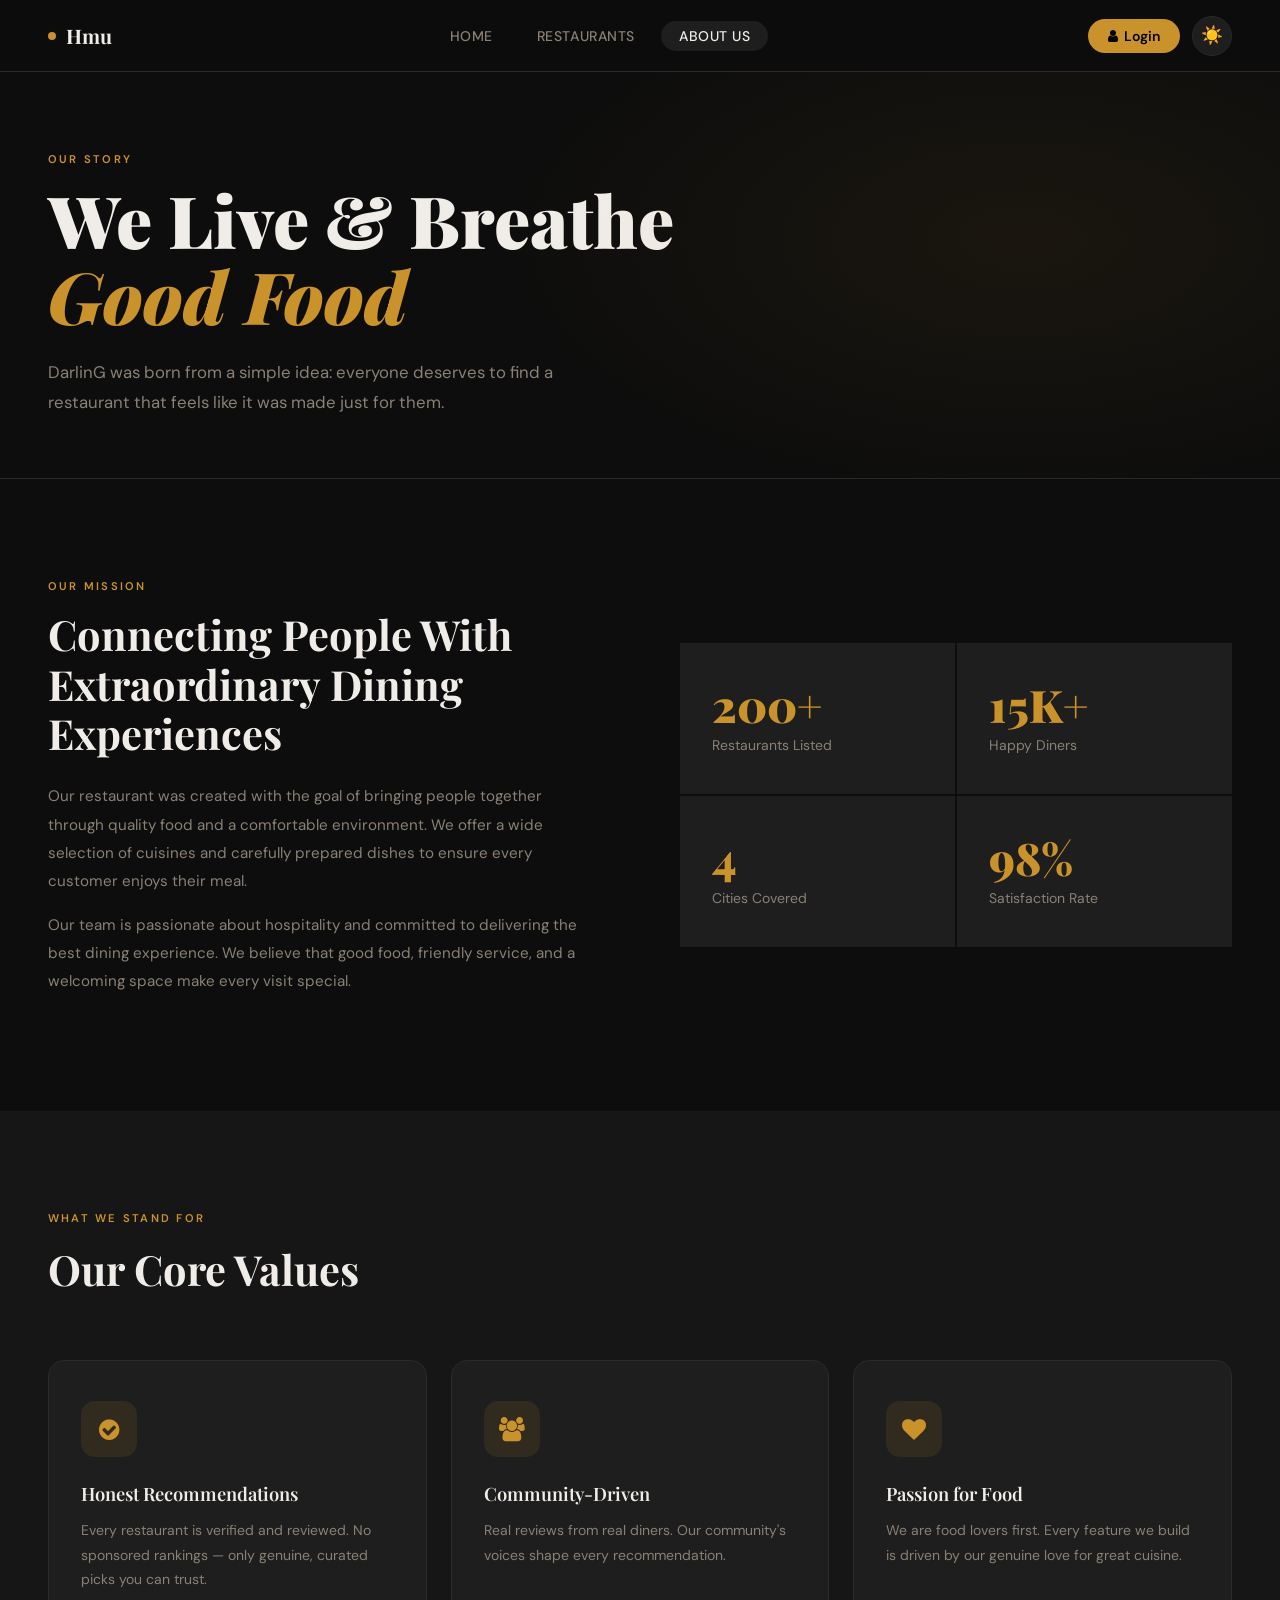
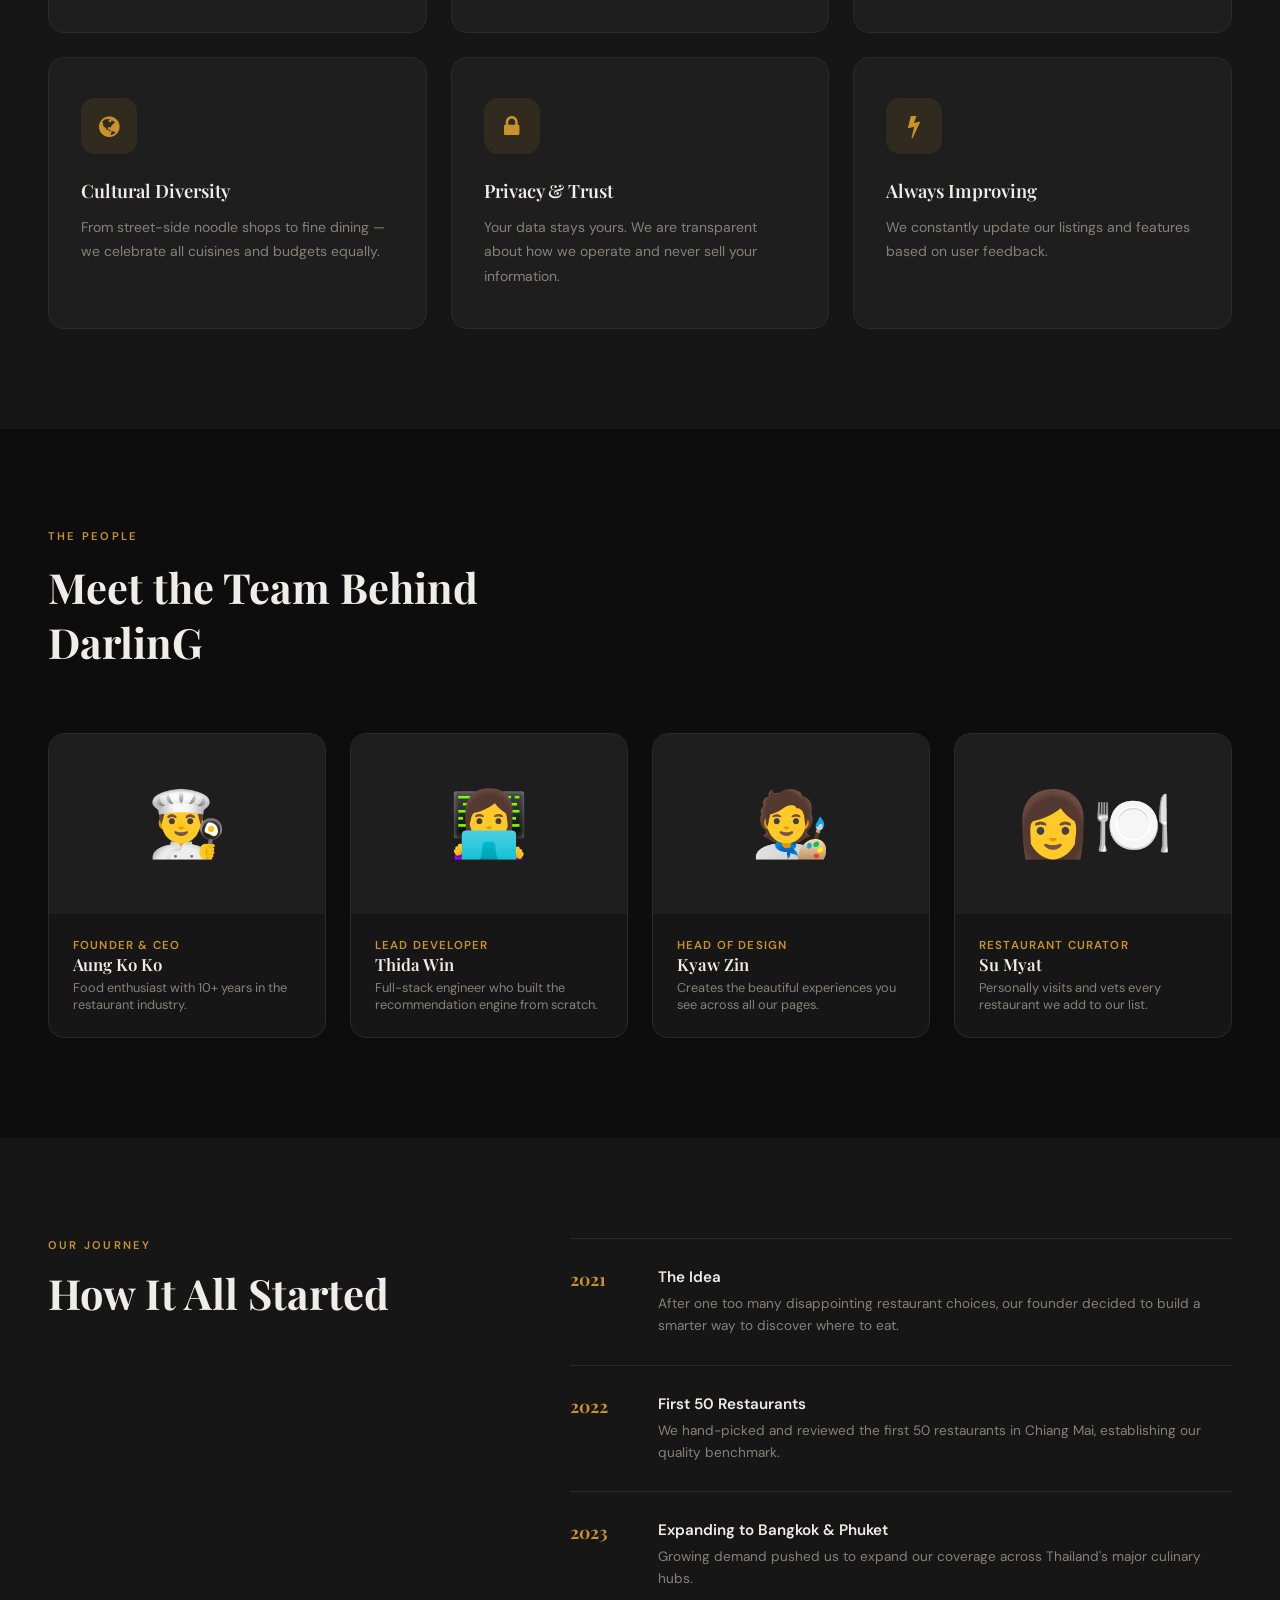
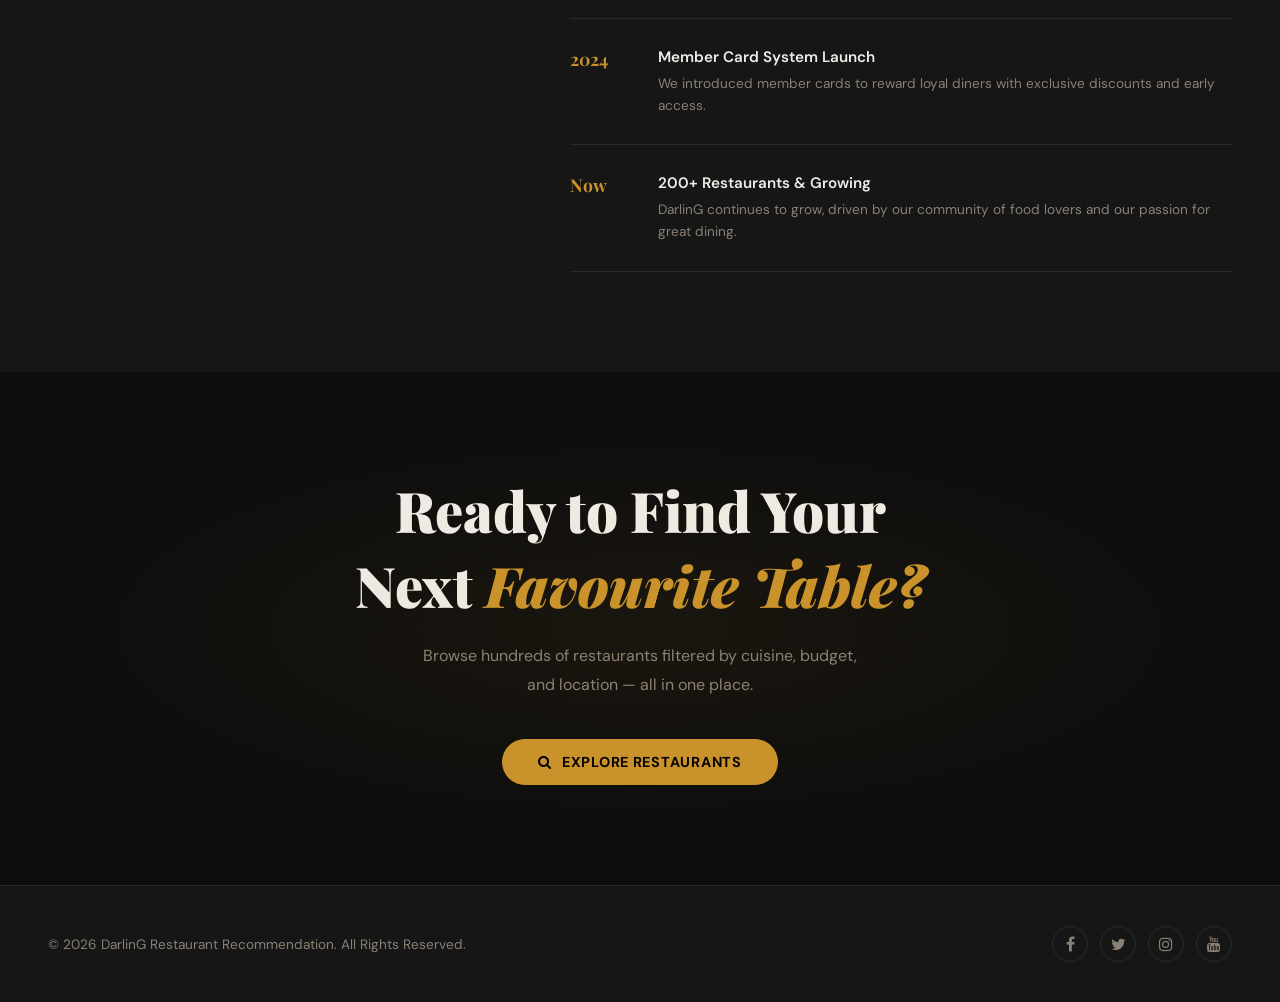
<file: restaurnats/restaurant_final/restaurants/why.html>
<!DOCTYPE html>
<html lang="en" data-theme="dark">
<head>
  <meta charset="utf-8" /><meta http-equiv="X-UA-Compatible" content="IE=edge" />
  <meta name="viewport" content="width=device-width, initial-scale=1, shrink-to-fit=no" />
  <title>About Us </title>
  <link rel="stylesheet" href="https://cdnjs.cloudflare.com/ajax/libs/font-awesome/4.7.0/css/font-awesome.min.css" />
  <link href="https://fonts.googleapis.com/css2?family=Playfair+Display:ital,wght@0,400;0,700;0,900;1,400&family=DM+Sans:wght@300;400;500&display=swap" rel="stylesheet" />
  <script>(function(){var t=localStorage.getItem("darling-theme")||"dark";document.documentElement.setAttribute("data-theme",t);})()</script>
  <style>
    *,*::before,*::after{box-sizing:border-box;margin:0;padding:0}
    
    :root{--bg:#0d0d0d;--surface:#161616;--surface2:#1e1e1e;--border:#2a2a2a;--accent:#c9922a;--accent2:#e8b84b;--text:#f0ede8;--muted:#8a8075;--nav-h:72px;}
    [data-theme="light"]{--bg:#faf8f4;--surface:#ffffff;--surface2:#f2ede6;--border:#e0d8cc;--accent:#b07d1e;--accent2:#c9922a;--text:#1a1208;--muted:#7a6a55;}
    [data-theme="light"] nav{background:rgba(250,248,244,0.95)!important;}
    [data-theme="light"] .btn-login,[data-theme="light"] .btn-primary-gold,[data-theme="light"] .btn-submit{color:#fff!important;}
    .theme-toggle{width:40px;height:40px;border-radius:50%;border:1px solid var(--border);background:var(--surface2);color:var(--text);display:flex;align-items:center;justify-content:center;cursor:pointer;font-size:1.1rem;transition:border-color .2s,transform .35s,background .3s;flex-shrink:0}
    .theme-toggle:hover{border-color:var(--accent);transform:rotate(25deg)}
    body{font-family:"DM Sans",sans-serif;background:var(--bg);color:var(--text);overflow-x:hidden;transition:background .3s,color .3s}
    a{text-decoration:none;color:inherit}
    nav{position:fixed;top:0;left:0;right:0;z-index:1000;height:var(--nav-h);display:flex;align-items:center;justify-content:space-between;padding:0 48px;background:rgba(13,13,13,0.95);backdrop-filter:blur(12px);border-bottom:1px solid var(--border);transition:background .3s,border-color .3s}
    .nav-brand{font-family:"Playfair Display",serif;font-size:1.25rem;font-weight:700;display:flex;align-items:center;gap:10px}
    .nav-brand .dot{width:8px;height:8px;border-radius:50%;background:var(--accent);display:inline-block}
    .nav-links{display:flex;align-items:center;gap:8px;list-style:none}
    .nav-links a{padding:6px 18px;border-radius:30px;font-size:.875rem;font-weight:500;letter-spacing:.04em;text-transform:uppercase;transition:background .2s,color .2s;color:var(--muted)}
    .nav-links a:hover,.nav-links a.active{background:var(--surface2);color:var(--text)}
    .nav-actions{display:flex;align-items:center;gap:12px}
    .btn-login{background:var(--accent);color:#000!important;padding:8px 20px;border-radius:30px;font-weight:600;font-size:.875rem;display:flex;align-items:center;gap:6px;transition:background .2s}
    .btn-login:hover{background:var(--accent2)}
    .page-header{padding:calc(var(--nav-h) + 80px) 48px 60px;border-bottom:1px solid var(--border);position:relative;overflow:hidden}
    .page-header::before{content:"";position:absolute;inset:0;background:radial-gradient(ellipse 60% 80% at 80% 50%,rgba(201,146,42,.07) 0%,transparent 70%);pointer-events:none}
    .page-header .label{font-size:.7rem;letter-spacing:.2em;text-transform:uppercase;color:var(--accent);font-weight:600;margin-bottom:16px}
    .page-header h1{font-family:"Playfair Display",serif;font-size:clamp(2.5rem,6vw,4.5rem);font-weight:900;line-height:1.05;max-width:680px;margin-bottom:24px}
    .page-header h1 em{font-style:italic;color:var(--accent)}
    .page-header p{color:var(--muted);font-size:1.05rem;line-height:1.8;max-width:560px}
    .mission{padding:100px 48px;display:grid;grid-template-columns:1fr 1fr;gap:80px;align-items:center}
    .mission-text .section-label{font-size:.7rem;letter-spacing:.2em;text-transform:uppercase;color:var(--accent);font-weight:600;margin-bottom:16px}
    .mission-text h2{font-family:"Playfair Display",serif;font-size:clamp(1.8rem,3.5vw,2.6rem);font-weight:700;margin-bottom:24px;line-height:1.2}
    .mission-text p{color:var(--muted);font-size:.95rem;line-height:1.85;margin-bottom:16px}
    .stats-grid{display:grid;grid-template-columns:1fr 1fr;gap:2px}
    .stat-box{background:var(--surface2);padding:40px 32px;display:flex;flex-direction:column;gap:8px;transition:background .3s}
    .stat-box .num{font-family:"Playfair Display",serif;font-size:2.8rem;font-weight:900;color:var(--accent);line-height:1}
    .stat-box .desc{color:var(--muted);font-size:.875rem}
    .values{padding:100px 48px;background:var(--surface);transition:background .3s}
    .values-intro{max-width:560px;margin-bottom:64px}
    .values-intro .section-label{font-size:.7rem;letter-spacing:.2em;text-transform:uppercase;color:var(--accent);font-weight:600;margin-bottom:16px}
    .values-intro h2{font-family:"Playfair Display",serif;font-size:clamp(1.8rem,3.5vw,2.6rem);font-weight:700}
    .values-grid{display:grid;grid-template-columns:repeat(3,1fr);gap:24px}
    .value-card{background:var(--surface2);border:1px solid var(--border);border-radius:16px;padding:40px 32px;transition:border-color .3s,transform .3s,background .3s}
    .value-card:hover{border-color:var(--accent);transform:translateY(-4px)}
    .value-icon{width:56px;height:56px;background:rgba(201,146,42,.1);border-radius:14px;display:flex;align-items:center;justify-content:center;font-size:1.5rem;color:var(--accent);margin-bottom:24px}
    .value-card h3{font-family:"Playfair Display",serif;font-size:1.15rem;font-weight:600;margin-bottom:12px}
    .value-card p{color:var(--muted);font-size:.875rem;line-height:1.75}
    .team{padding:100px 48px}
    .team-intro{max-width:520px;margin-bottom:64px}
    .team-intro .section-label{font-size:.7rem;letter-spacing:.2em;text-transform:uppercase;color:var(--accent);font-weight:600;margin-bottom:16px}
    .team-intro h2{font-family:"Playfair Display",serif;font-size:clamp(1.8rem,3.5vw,2.6rem);font-weight:700}
    .team-grid{display:grid;grid-template-columns:repeat(auto-fill,minmax(220px,1fr));gap:24px}
    .team-card{background:var(--surface);border:1px solid var(--border);border-radius:16px;overflow:hidden;transition:border-color .3s,background .3s}
    .team-card:hover{border-color:var(--accent)}
    .team-avatar{height:180px;background:var(--surface2);display:flex;align-items:center;justify-content:center;font-size:4rem}
    .team-info{padding:24px}
    .team-info h4{font-family:"Playfair Display",serif;font-size:1.05rem;font-weight:600;margin-bottom:4px}
    .team-info p{color:var(--muted);font-size:.8rem}
    .team-info .role{font-size:.72rem;letter-spacing:.1em;text-transform:uppercase;color:var(--accent);font-weight:600}
    .story{padding:100px 48px;background:var(--surface);transition:background .3s}
    .story-inner{display:grid;grid-template-columns:1fr 1.5fr;gap:80px;align-items:start}
    .story-intro .section-label{font-size:.7rem;letter-spacing:.2em;text-transform:uppercase;color:var(--accent);font-weight:600;margin-bottom:16px}
    .story-intro h2{font-family:"Playfair Display",serif;font-size:clamp(1.8rem,3.5vw,2.6rem);font-weight:700;line-height:1.2}
    .timeline{display:flex;flex-direction:column}
    .timeline-item{display:flex;gap:28px;padding:28px 0;border-bottom:1px solid var(--border)}
    .timeline-item:first-child{border-top:1px solid var(--border)}
    .timeline-year{font-family:"Playfair Display",serif;font-size:1.1rem;font-weight:700;color:var(--accent);min-width:60px;line-height:1.4}
    .timeline-content h4{font-weight:600;margin-bottom:6px;font-size:.95rem}
    .timeline-content p{color:var(--muted);font-size:.85rem;line-height:1.6}
    .cta-section{padding:100px 48px;text-align:center;position:relative;overflow:hidden}
    .cta-section::before{content:"";position:absolute;inset:0;background:radial-gradient(ellipse 70% 60% at 50% 50%,rgba(201,146,42,.07) 0%,transparent 70%)}
    .cta-section h2{font-family:"Playfair Display",serif;font-size:clamp(2rem,5vw,3.5rem);font-weight:900;max-width:600px;margin:0 auto 20px}
    .cta-section h2 em{font-style:italic;color:var(--accent)}
    .cta-section p{color:var(--muted);font-size:1rem;max-width:460px;margin:0 auto 40px;line-height:1.8}
    .btn-primary-gold{display:inline-flex;align-items:center;gap:10px;background:var(--accent);color:#000;padding:14px 36px;border-radius:50px;font-weight:700;font-size:.9rem;letter-spacing:.05em;text-transform:uppercase;transition:background .2s,transform .2s}
    .btn-primary-gold:hover{background:var(--accent2);transform:translateY(-2px)}
    footer{background:var(--surface);border-top:1px solid var(--border);padding:40px 48px;display:flex;align-items:center;justify-content:space-between;flex-wrap:wrap;gap:16px;transition:background .3s,border-color .3s}
    footer p{color:var(--muted);font-size:.85rem}
    .social-links{display:flex;gap:12px}
    .social-links a{width:36px;height:36px;border-radius:50%;border:1px solid var(--border);display:flex;align-items:center;justify-content:center;color:var(--muted);transition:border-color .2s,color .2s}
    .social-links a:hover{border-color:var(--accent);color:var(--accent)}
    @media(max-width:900px){nav{padding:0 24px}.page-header,.mission,.values,.team,.story,.cta-section{padding-left:24px;padding-right:24px}footer{padding:32px 24px}.mission,.story-inner{grid-template-columns:1fr;gap:48px}.values-grid{grid-template-columns:1fr 1fr}.nav-links{display:none}}
    @media(max-width:600px){.values-grid{grid-template-columns:1fr}}
  </style>
</head>
<body>
<nav>
  <a class="nav-brand" href="index.html"><span class="dot"></span> Hmu</a>
  <ul class="nav-links">
    <li><a href="index.html">Home</a></li>
    <li><a href="shop.html">Restaurants</a></li>
    <li><a href="why.html" class="active">About Us</a></li>
  </ul>
  <div class="nav-actions">
    <a href="Login.html" class="btn-login"><i class="fa fa-user"></i> Login</a>
    <button class="theme-toggle" id="theme-btn" onclick="toggleTheme()" title="Toggle light/dark mode">☀️</button>
  </div>
</nav>

<div class="page-header">
  <div class="label">Our Story</div>
  <h1>We Live &amp; Breathe<br><em>Good Food</em></h1>
  <p>DarlinG was born from a simple idea: everyone deserves to find a restaurant that feels like it was made just for them.</p>
</div>

<section class="mission">
  <div class="mission-text">
    <div class="section-label">Our Mission</div>
    <h2>Connecting People With Extraordinary Dining Experiences</h2>
    <p>Our restaurant was created with the goal of bringing people together through quality food and a comfortable environment. We offer a wide selection of cuisines and carefully prepared dishes to ensure every customer enjoys their meal.</p>
    <p>Our team is passionate about hospitality and committed to delivering the best dining experience. We believe that good food, friendly service, and a welcoming space make every visit special.</p>
  </div>
  <div class="stats-grid">
    <div class="stat-box"><div class="num">200+</div><div class="desc">Restaurants Listed</div></div>
    <div class="stat-box"><div class="num">15K+</div><div class="desc">Happy Diners</div></div>
    <div class="stat-box"><div class="num">4</div><div class="desc">Cities Covered</div></div>
    <div class="stat-box"><div class="num">98%</div><div class="desc">Satisfaction Rate</div></div>
  </div>
</section>

<section class="values">
  <div class="values-intro"><div class="section-label">What We Stand For</div><h2>Our Core Values</h2></div>
  <div class="values-grid">
    <div class="value-card"><div class="value-icon"><i class="fa fa-check-circle"></i></div><h3>Honest Recommendations</h3><p>Every restaurant is verified and reviewed. No sponsored rankings — only genuine, curated picks you can trust.</p></div>
    <div class="value-card"><div class="value-icon"><i class="fa fa-users"></i></div><h3>Community-Driven</h3><p>Real reviews from real diners. Our community's voices shape every recommendation.</p></div>
    <div class="value-card"><div class="value-icon"><i class="fa fa-heart"></i></div><h3>Passion for Food</h3><p>We are food lovers first. Every feature we build is driven by our genuine love for great cuisine.</p></div>
    <div class="value-card"><div class="value-icon"><i class="fa fa-globe"></i></div><h3>Cultural Diversity</h3><p>From street-side noodle shops to fine dining — we celebrate all cuisines and budgets equally.</p></div>
    <div class="value-card"><div class="value-icon"><i class="fa fa-lock"></i></div><h3>Privacy &amp; Trust</h3><p>Your data stays yours. We are transparent about how we operate and never sell your information.</p></div>
    <div class="value-card"><div class="value-icon"><i class="fa fa-bolt"></i></div><h3>Always Improving</h3><p>We constantly update our listings and features based on user feedback.</p></div>
  </div>
</section>

<section class="team">
  <div class="team-intro"><div class="section-label">The People</div><h2>Meet the Team Behind DarlinG</h2></div>
  <div class="team-grid">
    <div class="team-card"><div class="team-avatar">👨‍🍳</div><div class="team-info"><div class="role">Founder &amp; CEO</div><h4>Aung Ko Ko</h4><p>Food enthusiast with 10+ years in the restaurant industry.</p></div></div>
    <div class="team-card"><div class="team-avatar">👩‍💻</div><div class="team-info"><div class="role">Lead Developer</div><h4>Thida Win</h4><p>Full-stack engineer who built the recommendation engine from scratch.</p></div></div>
    <div class="team-card"><div class="team-avatar">🧑‍🎨</div><div class="team-info"><div class="role">Head of Design</div><h4>Kyaw Zin</h4><p>Creates the beautiful experiences you see across all our pages.</p></div></div>
    <div class="team-card"><div class="team-avatar">👩‍🍽️</div><div class="team-info"><div class="role">Restaurant Curator</div><h4>Su Myat</h4><p>Personally visits and vets every restaurant we add to our list.</p></div></div>
  </div>
</section>

<section class="story">
  <div class="story-inner">
    <div class="story-intro"><div class="section-label">Our Journey</div><h2>How It All Started</h2></div>
    <div class="timeline">
      <div class="timeline-item"><div class="timeline-year">2021</div><div class="timeline-content"><h4>The Idea</h4><p>After one too many disappointing restaurant choices, our founder decided to build a smarter way to discover where to eat.</p></div></div>
      <div class="timeline-item"><div class="timeline-year">2022</div><div class="timeline-content"><h4>First 50 Restaurants</h4><p>We hand-picked and reviewed the first 50 restaurants in Chiang Mai, establishing our quality benchmark.</p></div></div>
      <div class="timeline-item"><div class="timeline-year">2023</div><div class="timeline-content"><h4>Expanding to Bangkok &amp; Phuket</h4><p>Growing demand pushed us to expand our coverage across Thailand's major culinary hubs.</p></div></div>
      <div class="timeline-item"><div class="timeline-year">2024</div><div class="timeline-content"><h4>Member Card System Launch</h4><p>We introduced member cards to reward loyal diners with exclusive discounts and early access.</p></div></div>
      <div class="timeline-item"><div class="timeline-year">Now</div><div class="timeline-content"><h4>200+ Restaurants &amp; Growing</h4><p>DarlinG continues to grow, driven by our community of food lovers and our passion for great dining.</p></div></div>
    </div>
  </div>
</section>

<section class="cta-section">
  <h2>Ready to Find Your Next <em>Favourite Table?</em></h2>
  <p>Browse hundreds of restaurants filtered by cuisine, budget, and location — all in one place.</p>
  <a href="shop.html" class="btn-primary-gold"><i class="fa fa-search"></i> Explore Restaurants</a>
</section>

<footer>
  <p>&copy; <span id="yr"></span> DarlinG Restaurant Recommendation. All Rights Reserved.</p>
  <div class="social-links">
    <a href="#"><i class="fa fa-facebook"></i></a>
    <a href="#"><i class="fa fa-twitter"></i></a>
    <a href="#"><i class="fa fa-instagram"></i></a>
    <a href="#"><i class="fa fa-youtube"></i></a>
  </div>
</footer>

<script>
  document.getElementById("yr").textContent = new Date().getFullYear();
  
  function toggleTheme(){var cur=document.documentElement.getAttribute("data-theme")||"dark";var next=cur==="dark"?"light":"dark";document.documentElement.setAttribute("data-theme",next);localStorage.setItem("darling-theme",next);document.getElementById("theme-btn").textContent=next==="dark"?"☀️":"🌙";}
  (function(){var t=localStorage.getItem("darling-theme")||"dark";document.documentElement.setAttribute("data-theme",t);var b=document.getElementById("theme-btn");if(b)b.textContent=t==="dark"?"☀️":"🌙";})();
</script>
</body>
</html>
</file>
